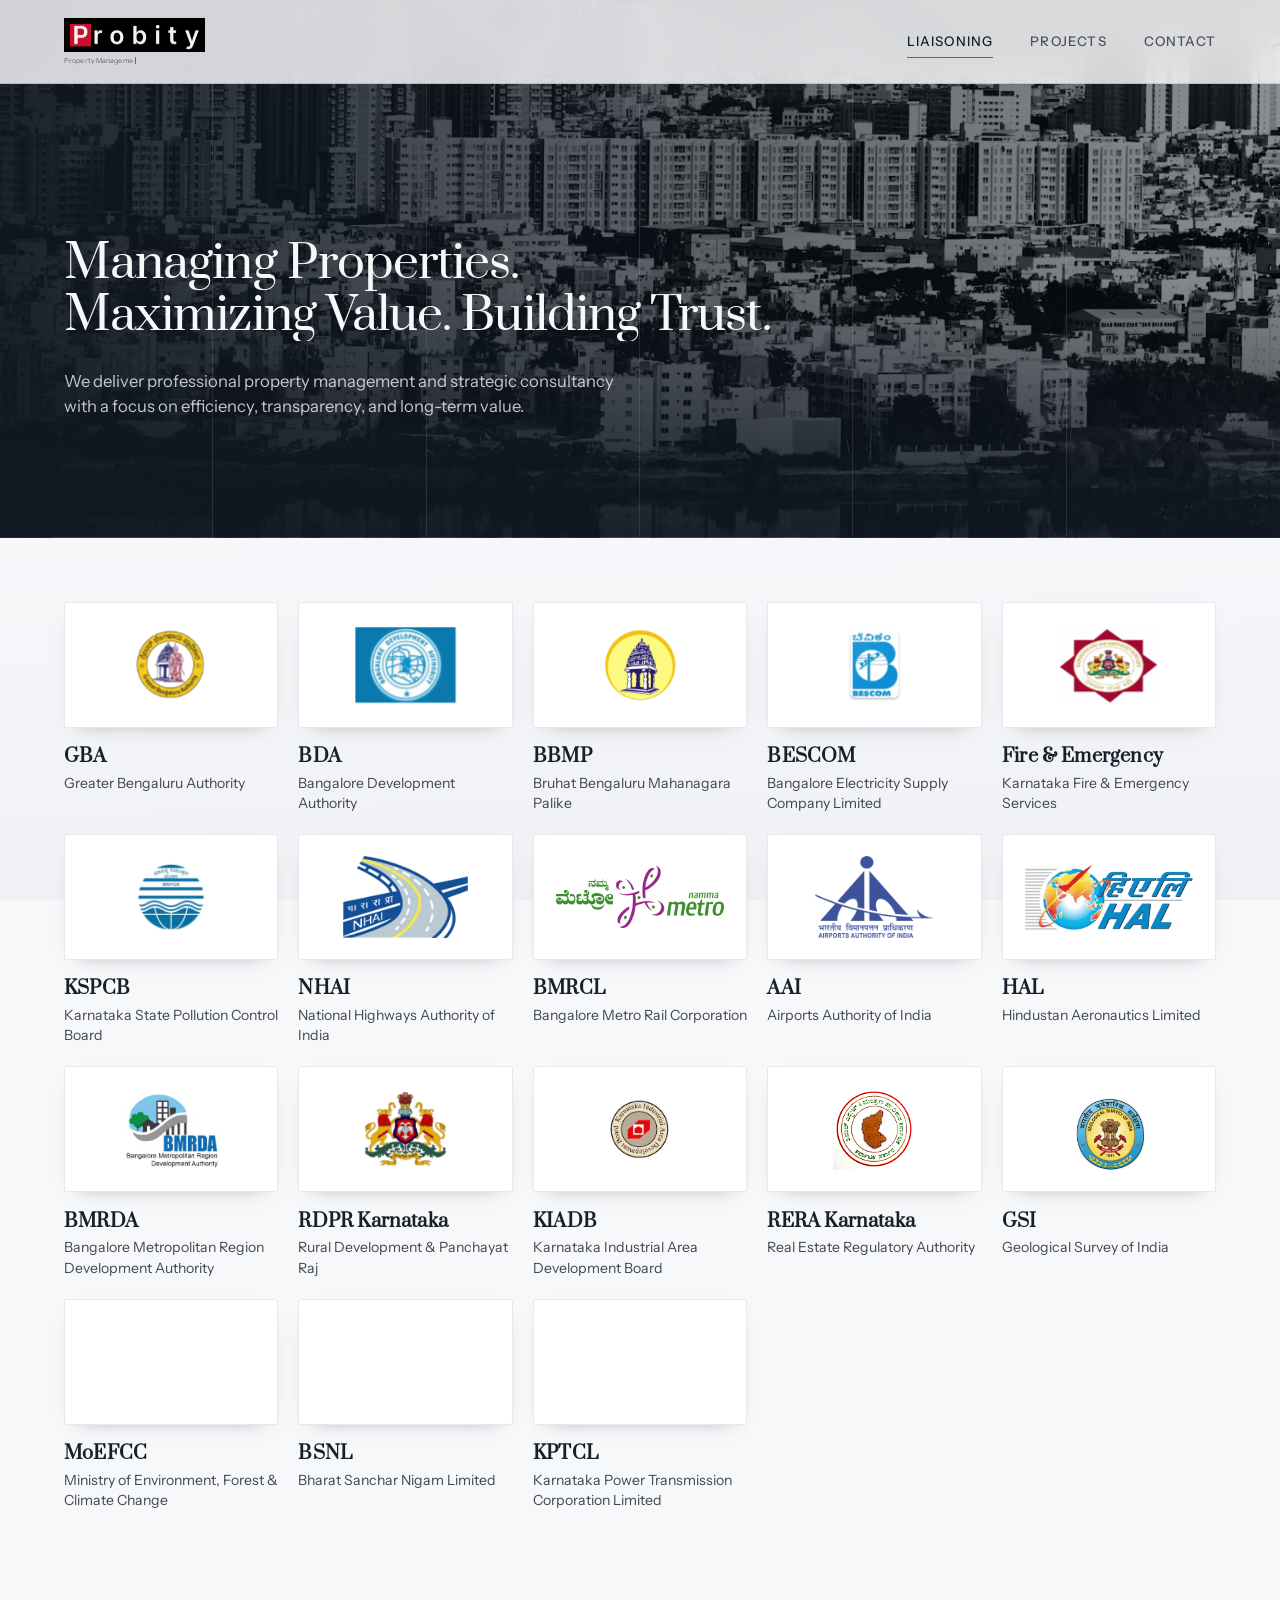
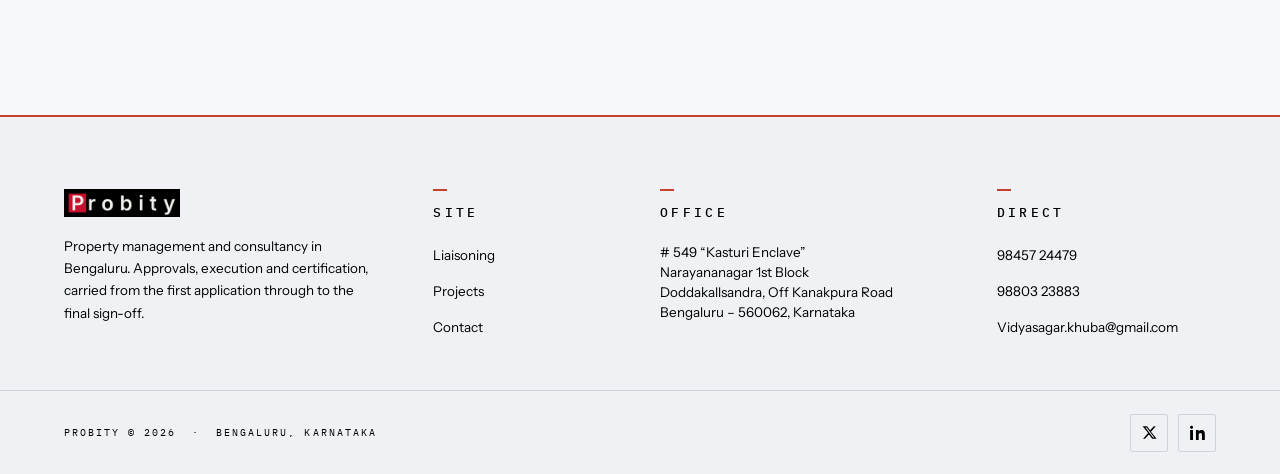
<file: index.html>
<!DOCTYPE html>
<html lang="en-IN">
<head>
<meta charset="UTF-8" />
<meta name="viewport" content="width=device-width, initial-scale=1" />
<title>Property Management &amp; Liaisoning Consultancy in Bengaluru | Probity</title>
<link rel="icon" type="image/png" sizes="512x512" href="assets/favicon-512.png">
<link rel="apple-touch-icon" href="assets/favicon-512.png">
<meta name="description" content="Probity delivers professional property management, liaisoning and strategic consultancy in Bengaluru — approvals, licensing and certification with GBA, BDA, BBMP, BESCOM and BMRDA." />

<meta name="robots" content="index, follow, max-image-preview:large" />
<meta name="theme-color" content="#EFF1F5" />
<link rel="canonical" href="https://probitybengaluru.in/" />
<link rel="alternate" hreflang="en-IN" href="https://probitybengaluru.in/" />
<link rel="alternate" hreflang="x-default" href="https://probitybengaluru.in/" />
<meta property="og:type" content="website" />
<meta property="og:locale" content="en_IN" />
<meta property="og:site_name" content="Probity" />
<meta property="og:title" content="Property Management & Liaisoning Consultancy in Bengaluru | Probity" />
<meta property="og:description" content="Property liaisoning, licensing and certification consultancy in Bengaluru. Registered with GBA, BDA, BBMP, BESCOM and BMRDA." />
<meta property="og:url" content="https://probitybengaluru.in/" />
<meta property="og:image" content="https://probitybengaluru.in/assets/probity-card.png" />
<meta property="og:image:width" content="1568" />
<meta property="og:image:height" content="896" />
<meta property="og:image:alt" content="Probity — property management and consultancy, Bengaluru" />
<meta name="twitter:card" content="summary_large_image" />
<meta name="twitter:title" content="Property Management & Liaisoning Consultancy in Bengaluru | Probity" />
<meta name="twitter:description" content="Property liaisoning, licensing and certification consultancy in Bengaluru. Registered with GBA, BDA, BBMP, BESCOM and BMRDA." />
<meta name="twitter:image" content="https://probitybengaluru.in/assets/probity-card.png" />
<meta name="twitter:image:alt" content="Probity — property management and consultancy, Bengaluru" />

<script type="application/ld+json">
{
  "@context": "https://schema.org",
  "@type": "LocalBusiness",
  "@id": "https://probitybengaluru.in/#business",
  "name": "Probity",
  "description": "Professional property management, liaisoning and licensing consultancy in Bengaluru. Approvals, execution and certification.",
  "sameAs": ["https://x.com/VidyasagarKhuba"],
  "url": "https://probitybengaluru.in/",
  "logo": "https://probitybengaluru.in/assets/probity-logo.png",
  "image": "https://probitybengaluru.in/assets/probity-card.png",
  "telephone": ["+919845724479", "+919880323883"],
  "email": "Vidyasagar.khuba@gmail.com",
  "address": {
    "@type": "PostalAddress",
    "streetAddress": "Doddakallsandra, Off Kanakpura Road",
    "addressLocality": "Bengaluru",
    "addressRegion": "Karnataka",
    "postalCode": "560062",
    "addressCountry": "IN"
  },
  "areaServed": {
    "@type": "City",
    "name": "Bengaluru"
  },
  "foundingDate": "2015",
  "knowsAbout": [
    "GBA approvals", "BDA approvals", "BBMP licensing", "BESCOM sanction",
    "BMRDA liaisoning", "khata transfer", "property liaisoning",
    "building plan approval", "occupancy certificate", "fire NOC"
  ],
  "makesOffer": [
    { "@type": "Offer", "itemOffered": { "@type": "Service", "name": "Property liaisoning with civic authorities" } },
    { "@type": "Offer", "itemOffered": { "@type": "Service", "name": "Licensing and approval consultancy" } },
    { "@type": "Offer", "itemOffered": { "@type": "Service", "name": "Certification and compliance execution" } }
  ]
}
</script>

<link rel="preconnect" href="https://fonts.googleapis.com">
<link rel="preconnect" href="https://fonts.gstatic.com" crossorigin>
<link href="https://fonts.googleapis.com/css2?family=Prata&family=Instrument+Sans:wght@400;500;600&family=IBM+Plex+Mono:wght@400;500&display=swap" rel="stylesheet">

<link rel="stylesheet" href="assets/contact-card.css">
<script>
/* set before first paint, so the page's entrance animations are
   already held when the opening starts. Nothing here runs if the
   visitor asked for reduced motion — they get the page directly. */
(function(){
  try{
    if (window.matchMedia('(prefers-reduced-motion: reduce)').matches) return;

    /* The opening film is for arriving at the site: a fresh load or a
       full page refresh. Returning from another page (e.g. clicking
       "Licensing" back from the Gallery) should land on the page
       directly, with no film. */
    var seen = false;
    try { seen = sessionStorage.getItem('probity-booted') === '1'; } catch(e){}

    var navType = 'navigate';
    try {
      var entry = performance.getEntriesByType('navigation')[0];
      if (entry && entry.type) navType = entry.type;
      else if (performance.navigation && performance.navigation.type === 1) navType = 'reload';
    } catch(e){}

    if (navType === 'reload' || !seen){
      document.documentElement.className += ' is-booting';
    }
    try { sessionStorage.setItem('probity-booted', '1'); } catch(e){}
  }catch(e){}
})();
</script>
<link rel="stylesheet" href="assets/site.css">
<style>
/* Home page only. Everything shared — tokens, reset, nav, section
   furniture, foot — lives in assets/site.css so the pages cannot drift. */

/* ============================================================
   THE OPENING
   The supplied logo animation plays full-frame, then the ground
   retracts upward on the same clip-path idiom the head band opens
   with. It is object-fit:contain on a matched ground, so the mark
   is never cropped on a phone the way cover would crop it.

   While it plays, the page's own entrance animations are held at
   the gate (html.is-booting, below) so the nav drop, the band wipe
   and the type reveals are not spent behind the curtain. The gate
   opens shortly BEFORE the lift, so the curtain clears on a page
   already in motion rather than on a blank white beat.
   ============================================================ */
.boot{
  position:fixed; inset:0; z-index:300;
  overflow:hidden;                    /* the film may be scaled past its frame */
  background:#FFFFFF;                 /* matched to the film's ground */
  clip-path:inset(0 0 0 0);
  transition:clip-path .8s var(--ease);
}
.boot.is-lifting{ clip-path:inset(0 0 100% 0); pointer-events:none; }

.boot-video{
  position:absolute; inset:0;
  width:100%; height:100%;
  object-fit:contain;
  display:block;
}

/* The mark inside the film occupies only ~27% of the frame at its
   widest and ~6% at rest. Letterboxed into a portrait screen that
   lands it around 100px wide on a phone — surrounded by white that
   matches the ground, so it reads as nothing being there at all.

   The film's own margins are that same white, so scaling past the
   frame edges crops nothing but empty ground and brings the mark up
   to roughly two thirds of the screen. 2.4x holds on every portrait
   ratio from 0.4 to 1.0 without the mark reaching an edge. */
@media (max-aspect-ratio: 1/1){
  .boot-video{ transform:scale(2.4); }
}

/* the way past it — mono and quiet, in the site's own small-label
   idiom, and only offered once the film has actually started */
.boot-skip{
  position:absolute; right:clamp(1.1rem,4vw,2.4rem); bottom:clamp(1.1rem,4vh,2.2rem);
  appearance:none; -webkit-appearance:none;
  display:inline-flex; align-items:center; gap:.6rem;
  padding:.7rem 1.1rem;
  background:rgba(255,255,255,.72);
  -webkit-backdrop-filter:blur(6px); backdrop-filter:blur(6px);
  border:1px solid rgba(24,32,44,.18); border-radius:2px;
  font-family:var(--mono);
  font-size:.6rem; letter-spacing:.22em; text-transform:uppercase;
  color:rgba(24,32,44,.72);
  cursor:pointer;
  opacity:0; pointer-events:none;
  transition:opacity .5s var(--ease), border-color .3s, color .3s;
}
.boot.is-ready .boot-skip{ opacity:1; pointer-events:auto; }
.boot-skip:hover{ color:var(--court); border-color:var(--court); }
.boot-skip svg{ width:14px; height:9px; }

/* ---------- the gate ----------
   Everything the page animates on arrival is paused until the
   opening hands over, then released so the reveal happens in
   front of the visitor rather than behind the lid. */
html.is-booting{ overflow:hidden; }
html.is-booting .nav,
html.is-booting .mark img,
html.is-booting .head-bg,
html.is-booting .reveal > *,
html.is-booting .label span{ animation-play-state:paused; }

@media (prefers-reduced-motion:reduce){
  /* no performance — the page is simply there */
  .boot{ display:none; }
}

/* ============================================================
   THE HEAD BAND
   A photograph of the city the register is written against,
   bled corner to corner and washed back into the page so the
   ink still carries. It resolves to flat ground at the foot, so
   the marks below sit on a clean field rather than on picture.

   The band owns the top padding and pulls itself out of the
   section gutter with a negative margin — that is what lets it
   reach the actual edges of the viewport while the type inside
   stays on the 1440 measure.
   ============================================================ */
.head-band{
  position:relative;
  margin:0 calc(-1 * var(--gut)) clamp(2.5rem,5vw,4rem);
  padding:calc(var(--nav-h) + clamp(3.5rem,8vw,6.5rem)) var(--gut) clamp(3.5rem,7vw,6rem);
  /* a defined rectangle rather than a band whose height is an
     accident of the copy — the photograph gets a proportion to
     fill and the type is centred inside it. The rectangle is the
     one the band has always had; only its ground has changed.   */
  min-height:clamp(360px,42vw,560px);
  display:flex; flex-direction:column; justify-content:center;
  overflow:hidden;
  isolation:isolate;
  /* the band now runs dark — the photograph is developed down
     into a near-black ground rather than bleached up into the
     page, so the type sits on the picture as reversed-out ink   */
  background:#101822;
}
.head-band > .section-head{ position:relative; z-index:2; width:100%; }

/* the picture opens the sequence — it wipes down from the nav on
   the same clip-path idiom the menu sheet uses, so the band is
   still resolving when the first line of type rises into it */
.head-bg{
  position:absolute; inset:0; z-index:0; pointer-events:none;
  clip-path:inset(0 0 100% 0);
  animation:bandOpen 1.5s var(--ease) .1s forwards;
}
@keyframes bandOpen{ to{ clip-path:inset(0 0 0 0); } }

.head-bg__img{
  /* cover on the same inset the band always used, so the picture
     still fills exactly this rectangle — nothing about the frame
     grew, only the development                                  */
  position:absolute; inset:-3%;
  background:url("assets/bangalore.png") 50% 64% / cover no-repeat;
  background-image:image-set(url("assets/bangalore.webp") type("image/webp"),
                             url("assets/bangalore.png") type("image/png"));
  /* the photograph is taken all the way to black-and-white and
     printed down, so the wash has a monochrome ground to sit on
     and the one court red in the grid is the only colour here    */
  filter:grayscale(1) contrast(1.18) brightness(.8);
  animation:bandDrift 44s ease-in-out infinite alternate;
  transform-origin:58% 60%;
}
@keyframes bandDrift{
  from{ transform:scale(1)    translate3d(0,0,0); }
  to  { transform:scale(1.07) translate3d(-1%,-.8%,0); }
}

/* the wash — vertical carries legibility and the dissolve into the
   ground, horizontal keeps the left half quietest, which is where
   the headline and lede actually sit. Retuned off the cream it was
   mixed for and onto the near-white the page now stands on.      */
.head-bg__wash{
  position:absolute; inset:0;
  background:
    linear-gradient(to right, rgba(16,24,34,.94) 0%, rgba(16,24,34,.62) 46%, rgba(16,24,34,.34) 100%),
    linear-gradient(to top, rgba(16,24,34,.88) 0%, rgba(16,24,34,0) 48%);
}

/* ---------- the column grid ----------
   Six columns ruled over the picture in one faint light hairline,
   so the band reads as a drawing sheet rather than as a photograph
   with type on it. No colour runs here — the red is spent on the
   headline rule alone. */
.head-bg__grid{
  position:absolute; inset:0; z-index:1;
  display:grid; grid-template-columns:repeat(6,1fr);
  pointer-events:none;
}
.head-bg__grid span{ border-right:1px solid rgba(247,248,250,.10); }
.head-bg__grid span:last-child{ border-right:none; }

/* ---------- the type, reversed out ----------
   The shell sets this page's head type in dark ink on paper. The
   band no longer is paper, so the head type inside it is restated
   on the light side of the same palette. Scoped to .head-band so
   every other section head is untouched. */
.head-band .label span{ color:rgba(247,248,250,.66); }
.head-band .section-head h1{
  color:#F7F8FA;
  font-size:clamp(1.9rem,3.6vw,3.2rem);
  line-height:1.12; letter-spacing:-.02em;
  max-width:26ch;
}
.head-band .lede{ max-width:52ch; }
.head-band .lede{ color:rgba(247,248,250,.78); }

/* a hairline where the picture gives out, so the band has a
   defined foot rather than an indefinite smudge */
.head-bg::after{
  content:""; position:absolute; left:0; right:0; bottom:0;
  height:1px; background:rgba(247,248,250,.16);
}
/* ============================================================
   THE REGISTER
   Each authority is a mounted credential: the mark sits on a
   paper plate, the way a seal sits on a certificate, and the
   particulars are set below it on the dark ground.

   The plate is doing real work — half of these marks arrive as
   opaque JPEGs with white grounds, so any attempt to knock them
   out to a single ink colour turns them into white rectangles.
   Mounting them keeps every mark on the ground it was drawn for
   and lets the grid stay honest at any count.
   ============================================================ */
.register{ max-width:1440px; margin:0 auto; }

/* one continuous wall, no section breaks. A narrower track than the
   grouped version used, so eleven marks fill the row on a wide
   screen instead of stranding half of it.                        */
.logo-grid{
  display:grid; grid-template-columns:repeat(auto-fill,minmax(190px,1fr));
  gap:clamp(1rem,1.6vw,1.5rem);
}

.logo-cell{
  display:flex; flex-direction:column; gap:1.15rem;
  opacity:0; transform:translateY(18px);
}
/* cells stretch to the tallest in the row, and the registration
   line is pushed to the foot, so the mono rules line up across
   the row however long an authority's full name runs           */
.meta{ display:flex; flex-direction:column; flex:1; }
.logo-cell.in{
  opacity:1; transform:none;
  transition:opacity .8s var(--ease), transform .8s var(--ease);
}

/* the plate — a clean white card lifted off the warm ground by a
   hairline and a shadow that only deepens on hover, so the wall
   stays flat at rest                                            */
.plate{
  position:relative;
  height:126px; border-radius:3px;
  background:#FFFFFF;
  border:1px solid rgba(24,32,44,.10);
  box-shadow:0 8px 20px -16px rgba(24,32,44,.55);
  display:flex; align-items:center; justify-content:center;
  padding:1.15rem 1.35rem;
  overflow:hidden;
  transition:transform .5s var(--ease), box-shadow .5s var(--ease);
}
.logo-cell:hover .plate{
  transform:translateY(-3px);
  border-color:rgba(200,64,46,.48);
  box-shadow:0 16px 30px -18px rgba(200,64,46,.58);
}

/* one optical box for every mark, with a per-logo trim so a
   square crest and a wide wordmark carry the same weight       */
.plate img{
  /* an explicit cap, not a percentage — the plate's content area has
     no definite height for a percentage to resolve against, so a
     wide mark would render at its natural size and get cropped     */
  max-height:82px; max-width:100%;
  width:auto; height:auto; object-fit:contain;
  transform:scale(var(--s,1));
  /* multiply drops the opaque white ground the JPEG marks arrive
     with straight out against the plate, so a scanned seal and a
     transparent PNG sit on the same paper. Harmless on the PNGs. */
  mix-blend-mode:multiply;
  /* the marks are all officially specified colours; we only take
     a fraction of the saturation out so the wall reads as one
     register, and hand it straight back on hover.
     --lift and --crush are a white-point trim for scanned marks:
     multiply only disappears a ground that is actually white, so a
     scan that came in on grey paper reads as a dirty square until
     its highlights are pushed to 255. Contrast does most of the
     work — it clips the ground white while keeping the seal's ink
     dark, where brightness alone would just wash the whole thing
     out. Only RERA needs it; every other mark is already clean.  */
  filter:saturate(.9) contrast(var(--crush,1)) brightness(var(--lift,1));
  transition:filter .5s var(--ease);
}
.logo-cell:hover .plate img{
  filter:contrast(var(--crush,1)) brightness(var(--lift,1));
}

/* the particulars are the part a visitor actually reads, so they
   are set to be read: the abbreviation a step larger, the full
   name near full-strength ink rather than a grey, and the
   registration line lifted off the .55 it was whispering at. */
.meta b{
  display:block; font-family:var(--display);
  font-variation-settings:"opsz" 24;
  font-size:1.14rem; font-weight:600; letter-spacing:.01em;
  color:var(--paper); line-height:1.22;
}
.meta i{
  display:block; font-style:normal;
  font-size:.88rem; color:rgba(24,32,44,.82);
  margin-top:.28rem; line-height:1.45;
}

.note{
  max-width:1440px; margin:clamp(2.5rem,5vw,3.5rem) auto 0;
  padding-top:1.4rem; border-top:1px solid var(--rule);
  font-family:var(--mono); font-size:.66rem; letter-spacing:.16em;
  text-transform:uppercase; color:rgba(24,32,44,.55);
}

@media (max-width:860px){
  /* a tighter crop keeps the skyline legible in a narrow band */
  .head-bg__img{ background-position:center 58%; }
  .head-band{ min-height:clamp(320px,60vw,420px); }
  /* narrow screens have no quiet right-hand side to give away, so
     the wash flattens out and carries the copy on its own */
  .head-bg__wash{
    background:linear-gradient(to bottom,
      rgba(16,24,34,.58) 0%,
      rgba(16,24,34,.72) 55%,
      rgba(16,24,34,.90) 100%);
  }
  /* six columns are too fine to read in a narrow band */
  .head-bg__grid{ grid-template-columns:repeat(3,1fr); }
}

@media (max-width:520px){
  .head-band{ padding-bottom:clamp(2.5rem,6vw,3.5rem); min-height:300px; }
  .logo-grid{ grid-template-columns:repeat(auto-fill,minmax(140px,1fr)); gap:.85rem; }
  .logo-cell{ gap:.85rem; }
  .plate{ height:96px; padding:.85rem 1rem; }
  .plate img{ max-height:64px; }
  .meta b{ font-size:1.02rem; }
  .meta i{ font-size:.82rem; }
  /* the type lives on the inner span now, so the override has to
     land there — and the tighten keyframe has to be dropped, or it
     animates straight back over this narrower tracking */
  .label span{
    font-size:.63rem; letter-spacing:.3em;
    animation-name:rise;
  }
}

@media (prefers-reduced-motion:reduce){
  *,*::before,*::after{
    animation-duration:.001ms !important; animation-iteration-count:1 !important;
    transition-duration:.001ms !important;
  }
  .reveal > *,.label span{ transform:none; }
  .logo-cell{ opacity:1; transform:none; }
  .head-bg__img{ animation:none; transform:none; }
}
</style>
</head>

<body>

<!-- ===================== THE OPENING ===================== -->
<div class="boot" id="boot">
  <video class="boot-video" id="bootVideo"
         src="assets/Probity-Logo-Animation2.mp4"
         muted playsinline autoplay preload="auto" aria-hidden="true"></video>
  <button class="boot-skip" id="bootSkip" type="button">
    Skip
    <svg viewBox="0 0 15 10" fill="none" aria-hidden="true">
      <path d="M0 5h13M9 1l4 4-4 4" stroke="currentColor" stroke-width="1.4"/>
    </svg>
  </button>
</div>
<!-- with scripting off there is nothing to lift the lid, so remove it -->
<noscript><style>.boot{ display:none; }</style></noscript>

<!-- ===================== NAV ===================== -->
<header class="nav" id="nav">
  <a class="mark" href="./" aria-label="Probity home">
    <img src="assets/probity-wordmark.png" width="544" height="131"
         alt="Probity — Property Management and Consultancy">
    <!-- aria-hidden: the alt text above already carries these words,
         so a screen reader must not hear the lockup twice -->
    <span class="mark-tag" data-text="Property Management and Consultancy" aria-hidden="true"></span>
  </a>

  <nav class="links" aria-label="Primary">
    <a href="#licensing" aria-current="page">Liaisoning</a>
    <a href="gallery.html">Projects</a>
    <a href="#contact">Contact</a>
  </nav>

  <button class="burger" id="burger" aria-label="Open menu" aria-expanded="false" aria-controls="sheet">
    <i></i><i></i>
  </button>
</header>

<div class="sheet" id="sheet">
  <a href="#licensing">Liaisoning</a>
  <a href="gallery.html">Projects</a>
  <a href="#contact">Contact</a>
</div>

<!-- ===================== THE REGISTER ===================== -->
<main>
  <section class="section page-head">
    <div class="head-band">
      <div class="head-bg" aria-hidden="true">
        <div class="head-bg__img"></div>
        <div class="head-bg__wash"></div>
        <div class="head-bg__grid">
          <span></span><span></span><span></span><span></span><span></span><span></span>
        </div>
      </div>

    <div class="section-head">
      <h1>
        <span class="reveal"><span style="animation-delay:.66s">Managing Properties. Maximizing Value. Building Trust.</span></span>
      </h1>

      <span class="reveal">
        <p class="lede" style="animation-delay:1.05s">
          We deliver professional property management and strategic consultancy with a focus on efficiency, transparency, and long-term value.
        </p>
      </span>
    </div>

    </div><!-- /.head-band -->

    <div class="register" id="licensing">
      <div class="logo-grid">

        <div class="logo-cell">
          <div class="plate">
            <img src="assets/logos/GBA.webp" alt="Greater Bengaluru Authority" loading="eager" decoding="async" style="--s:.94">
          </div>
          <div class="meta">
            <b>GBA</b>
            <i>Greater Bengaluru Authority</i>
          </div>
        </div>

        <div class="logo-cell">
          <div class="plate">
            <img src="assets/logos/bda.webp" alt="Bangalore Development Authority" loading="eager" decoding="async" style="--s:.92">
          </div>
          <div class="meta">
            <b>BDA</b>
            <i>Bangalore Development Authority</i>
          </div>
        </div>

        <div class="logo-cell">
          <div class="plate">
            <img src="assets/logos/bbmp.webp" alt="Bruhat Bengaluru Mahanagara Palike" loading="eager" decoding="async" style="--s:.88">
          </div>
          <div class="meta">
            <b>BBMP</b>
            <i>Bruhat Bengaluru Mahanagara Palike</i>
          </div>
        </div>

        <div class="logo-cell">
          <div class="plate">
            <img src="assets/logos/bescom-logo.webp" alt="Bangalore Electricity Supply Company Limited" loading="eager" decoding="async" style="--s:.96">
          </div>
          <div class="meta">
            <b>BESCOM</b>
            <i>Bangalore Electricity Supply Company Limited</i>
          </div>
        </div>

        <div class="logo-cell">
          <div class="plate">
            <img src="assets/logos/fire-emergency.webp" alt="Karnataka Fire and Emergency Services" loading="eager" decoding="async" style="--s:.92">
          </div>
          <div class="meta">
            <b>Fire &amp; Emergency</b>
            <i>Karnataka Fire &amp; Emergency Services</i>
          </div>
        </div>

        <div class="logo-cell">
          <div class="plate">
            <img src="assets/logos/kspcb.webp" alt="Karnataka State Pollution Control Board" loading="eager" decoding="async" style="--s:.88">
          </div>
          <div class="meta">
            <b>KSPCB</b>
            <i>Karnataka State Pollution Control Board</i>
          </div>
        </div>

        <div class="logo-cell">
          <div class="plate">
            <img src="assets/logos/nhai.webp" alt="National Highways Authority of India" loading="lazy" decoding="async">
          </div>
          <div class="meta">
            <b>NHAI</b>
            <i>National Highways Authority of India</i>
          </div>
        </div>

        <div class="logo-cell">
          <div class="plate">
            <img src="assets/logos/namma-metro.webp" alt="Namma Metro — Bangalore Metro Rail Corporation" loading="lazy" decoding="async">
          </div>
          <div class="meta">
            <b>BMRCL</b>
            <i>Bangalore Metro Rail Corporation</i>
          </div>
        </div>

        <div class="logo-cell">
          <div class="plate">
            <img src="assets/logos/aai.webp" alt="Airports Authority of India" loading="lazy" decoding="async">
          </div>
          <div class="meta">
            <b>AAI</b>
            <i>Airports Authority of India</i>
          </div>
        </div>

        <div class="logo-cell">
          <div class="plate">
            <img src="assets/logos/hal.webp" alt="Hindustan Aeronautics Limited" loading="lazy" decoding="async">
          </div>
          <div class="meta">
            <b>HAL</b>
            <i>Hindustan Aeronautics Limited</i>
          </div>
        </div>

        <div class="logo-cell">
          <div class="plate">
            <img src="assets/logos/bmrda.webp" alt="Bangalore Metropolitan Region Development Authority" loading="lazy" decoding="async">
          </div>
          <div class="meta">
            <b>BMRDA</b>
            <i>Bangalore Metropolitan Region Development Authority</i>
          </div>
        </div>

        <div class="logo-cell">
          <div class="plate">
            <img src="assets/logos/rdpr.webp" alt="Rural Development &amp; Panchayat Raj Department, Government of Karnataka" loading="lazy" decoding="async" style="--s:.92">
          </div>
          <div class="meta">
            <b>RDPR Karnataka</b>
            <i>Rural Development &amp; Panchayat Raj</i>
          </div>
        </div>

        <div class="logo-cell">
          <div class="plate">
            <img src="assets/logos/kiadb.webp" alt="Karnataka Industrial Area Development Board" loading="lazy" decoding="async">
          </div>
          <div class="meta">
            <b>KIADB</b>
            <i>Karnataka Industrial Area Development Board</i>
          </div>
        </div>

        <div class="logo-cell">
          <div class="plate">
            <img src="assets/logos/rera.webp" alt="Karnataka Real Estate Regulatory Authority" loading="lazy" decoding="async" style="--s:1;--crush:1.5;--lift:1.12">
          </div>
          <div class="meta">
            <b>RERA Karnataka</b>
            <i>Real Estate Regulatory Authority</i>
          </div>
        </div>

        <div class="logo-cell">
          <div class="plate">
            <img src="assets/logos/geological_survey_of_india.webp" alt="Geological Survey of India" loading="lazy" decoding="async">
          </div>
          <div class="meta">
            <b>GSI</b>
            <i>Geological Survey of India</i>
          </div>
        </div>

        <div class="logo-cell">
          <div class="plate">
            <img src="assets/logos/MoEFCC.webp" alt="Ministry of Environment, Forest and Climate Change" loading="lazy" decoding="async">
          </div>
          <div class="meta">
            <b>MoEFCC</b>
            <i>Ministry of Environment, Forest &amp; Climate Change</i>
          </div>
        </div>

        <div class="logo-cell">
          <div class="plate">
            <img src="assets/logos/bsnl.webp" alt="Bharat Sanchar Nigam Limited" loading="lazy" decoding="async" style="--s:.92">
          </div>
          <div class="meta">
            <b>BSNL</b>
            <i>Bharat Sanchar Nigam Limited</i>
          </div>
        </div>

        <div class="logo-cell">
          <div class="plate">
            <!-- a thin-line seal, unlike a solid one, needs every pixel
                 of the plate — the linework disappears if it is trimmed -->
            <img src="assets/logos/kptcl.webp" alt="Karnataka Power Transmission Corporation Limited" loading="lazy" decoding="async" style="--s:1.06">
          </div>
          <div class="meta">
            <b>KPTCL</b>
            <i>Karnataka Power Transmission Corporation Limited</i>
          </div>
        </div>

        <!-- ADD MORE AUTHORITIES HERE.
             Copy one .logo-cell block, drop the file into assets/logos/,
             and update the alt text, name and designation. The grid
             reflows at any count.
             style="--s:.9" trims a mark that sits optically large.
             style="--crush:1.5;--lift:1.12" clips a scanned mark's
             grey ground to white so multiply can drop it. Check a
             new file's corner pixel before reaching for these — most
             official marks already arrive on pure white. -->

      </div>
    </div>

  </section>

</main>

<footer class="foot">
  <div class="foot-main">

    <div class="foot-brand">
      <img src="assets/probity-wordmark.png" width="544" height="131"
           alt="Probity — Property Management and Consultancy">
      <p>
        Property management and consultancy in Bengaluru. Approvals,
        execution and certification, carried from the first application
        through to the final sign-off.
      </p>
    </div>

    <div class="foot-col">
      <h3>Site</h3>
      <ul>
        <li><a href="#licensing">Liaisoning</a></li>
        <li><a href="gallery.html">Projects</a></li>
        <li><a href="#contact">Contact</a></li>
      </ul>
    </div>

    <div class="foot-col">
      <h3>Office</h3>
      <address>
        <span># 549 &ldquo;Kasturi Enclave&rdquo;</span>
        <span>Narayananagar 1st Block</span>
        <span>Doddakallsandra, Off Kanakpura Road</span>
        <span>Bengaluru &ndash; 560062, Karnataka</span>
      </address>
    </div>

    <div class="foot-col">
      <h3>Direct</h3>
      <ul>
        <li><a href="tel:+919845724479">98457 24479</a></li>
        <li><a href="tel:+919880323883">98803 23883</a></li>
        <li><a href="mailto:Vidyasagar.khuba@gmail.com"><span class="foot-long">Vidyasagar.khuba@gmail.com</span><span class="foot-short">Email us</span></a></li>
      </ul>
    </div>

  </div>

  <div class="foot-bar">
    <div>
      <small>Probity &copy; 2026<span class="foot-place"> &nbsp;&middot;&nbsp; Bengaluru, Karnataka</span></small>
      <!-- TODO: swap in the real profile URLs -->
      <div class="foot-social">
        <a href="https://x.com/VidyasagarKhuba" target="_blank" rel="noopener noreferrer" aria-label="Vidyasagar Khuba on X"><svg viewBox="0 0 24 24" aria-hidden="true"><path d="M18.9 2H22l-7.6 8.7L23.3 22h-6.9l-5.4-7-6.2 7H1.7l8.1-9.3L1 2h7.1l4.9 6.4L18.9 2Zm-1.2 18h1.9L7.4 3.9H5.4L17.7 20Z"/></svg></a>
        <a href="https://in.linkedin.com/in/vidyasagar-khuba-74192965" target="_blank" rel="noopener noreferrer" aria-label="Vidyasagar Khuba on LinkedIn"><svg viewBox="0 0 24 24" aria-hidden="true"><path d="M4.98 3.5C4.98 4.88 3.87 6 2.5 6S0 4.88 0 3.5 1.12 1 2.5 1s2.48 1.12 2.48 2.5zM.22 8.02h4.56V24H.22V8.02zM9.5 8.02h4.37v2.18h.06c.61-1.15 2.1-2.37 4.32-2.37 4.62 0 5.47 3.04 5.47 6.99V24h-4.56v-7.29c0-1.74-.03-3.98-2.43-3.98-2.43 0-2.8 1.9-2.8 3.85V24H9.5V8.02z"/></svg></a>
      </div>
    </div>
  </div>
</footer>

<script>
(function(){
  var nav    = document.getElementById('nav');
  var burger = document.getElementById('burger');
  var sheet  = document.getElementById('sheet');
  var calm   = window.matchMedia('(prefers-reduced-motion: reduce)').matches;

  /* nav condenses on scroll */
  var onScroll = function(){ nav.classList.toggle('is-scrolled', window.scrollY > 24); };
  onScroll();
  window.addEventListener('scroll', onScroll, { passive:true });

  /* mobile menu */
  burger.addEventListener('click', function(){
    var open = sheet.classList.toggle('open');
    nav.classList.toggle('menu-open', open);
    burger.setAttribute('aria-expanded', open);
    burger.setAttribute('aria-label', open ? 'Close menu' : 'Open menu');
    document.body.style.overflow = open ? 'hidden' : '';
  });
  sheet.addEventListener('click', function(e){
    if (e.target.tagName === 'A') burger.click();
  });
  document.addEventListener('keydown', function(e){
    if (e.key === 'Escape' && sheet.classList.contains('open')) burger.click();
  });

  /* ---------- the tagline types itself in ----------
     Held until the opening hands over, so it is not spent behind
     the curtain. typeTag() is called by the handover below. */
  var tag = document.querySelector('.mark-tag');
  function typeTag(delay){
    if (!tag) return;
    var full = tag.getAttribute('data-text') || '';
    if (calm){
      tag.textContent = full;
      tag.classList.add('is-typed');
      return;
    }
    var ch = 0;
    setTimeout(function step(){
      tag.textContent = full.slice(0, ++ch);
      if (ch < full.length){
        /* a touch of jitter so it reads as typed, not clocked */
        setTimeout(step, 34 + Math.random() * 30);
      } else {
        setTimeout(function(){ tag.classList.add('is-typed'); }, 900);
      }
    }, delay);
  }

  /* ---------- handover ----------
     The film plays, the gate opens just before it ends so the page
     is already in motion, then the ground retracts. Skip, a key, or
     a click on the film all cut straight to the page. */
  (function(){
    var boot = document.getElementById('boot');
    var film = document.getElementById('bootVideo');
    var skip = document.getElementById('bootSkip');
    var opened = false, lifted = false;

    function open(){
      if (opened) return;
      opened = true;
      document.documentElement.classList.remove('is-booting');
      typeTag(1500);
    }

    function lift(){
      if (lifted) return;
      lifted = true;
      open();
      boot.classList.add('is-lifting');
      /* retire the lid once it has finished travelling */
      setTimeout(function(){
        if (boot.parentNode) boot.parentNode.removeChild(boot);
      }, 900);
    }

    /* nothing to hand over from: reduced motion, or no lid at all */
    if (!boot || calm || !document.documentElement.classList.contains('is-booting')){
      open();
      if (boot && boot.parentNode) boot.parentNode.removeChild(boot);
      return;
    }

    if (film){
      /* autoplay is only granted to muted inline video, and can still
         be refused — if it is, do not hold the page hostage to it */
      film.muted = true;
      var p = film.play();
      if (p && p.catch) p.catch(function(){
        /* Autoplay refused — iOS Low Power Mode, or a strict policy.
           Rather than skipping the mark entirely, hold the film's
           fullest frame for a beat and then hand over normally. */
        try { film.currentTime = 4; } catch (err) {}
        boot.classList.add('is-ready');
        setTimeout(open, 700);
        setTimeout(lift, 1200);
      });

      film.addEventListener('playing', function(){ boot.classList.add('is-ready'); });

      /* The film holds its mark until ~7.5s and then resolves to a
         blank white frame. Waiting for 'ended' would therefore lift
         the ground off an empty screen, so both cues are taken early:
         the gate at 1.2s out, so the nav drop and the band wipe are
         already running behind the lid, and the lift at 0.55s out, so
         the ground retracts while the mark is still on screen. */
      film.addEventListener('timeupdate', function(){
        if (!film.duration) return;
        var left = film.duration - film.currentTime;
        if (left < 1.2)  open();
        if (left < 0.55) lift();
      });

      film.addEventListener('ended', lift);   /* backstop */
      film.addEventListener('error', lift);
    } else {
      lift();
    }

    skip.addEventListener('click', lift);
    boot.addEventListener('click', function(e){ if (e.target !== skip) lift(); });
    document.addEventListener('keydown', function onKey(e){
      if (lifted){ document.removeEventListener('keydown', onKey); return; }
      if (e.key === 'Escape' || e.key === 'Enter' || e.key === ' '){ e.preventDefault(); lift(); }
    });

    /* a ceiling, so a stalled or unbuffered film can never trap the page */
    setTimeout(lift, 11000);
  })();

  /* the register deals itself in, six cells at a time */
  var cells = document.querySelectorAll('.logo-cell');
  if (calm || !('IntersectionObserver' in window)){
    [].forEach.call(cells, function(c){ c.classList.add('in'); });
  } else {
    var io = new IntersectionObserver(function(entries){
      entries.forEach(function(entry){
        if (!entry.isIntersecting) return;
        var i = [].indexOf.call(cells, entry.target);
        entry.target.style.transitionDelay = (i % 6) * 70 + 'ms';
        entry.target.classList.add('in');
        io.unobserve(entry.target);
      });
    }, { threshold:.2, rootMargin:'0px 0px -8%' });
    [].forEach.call(cells, function(c){ io.observe(c); });
  }
})();
</script>

<!-- ===================== CONTACT CARD ===================== -->
<script type="importmap">
{ "imports": { "three": "./assets/vendor/three.module.min.js" } }
</script>
<script type="module" src="assets/contact-card.js"></script>

</body>
</html>
</file>
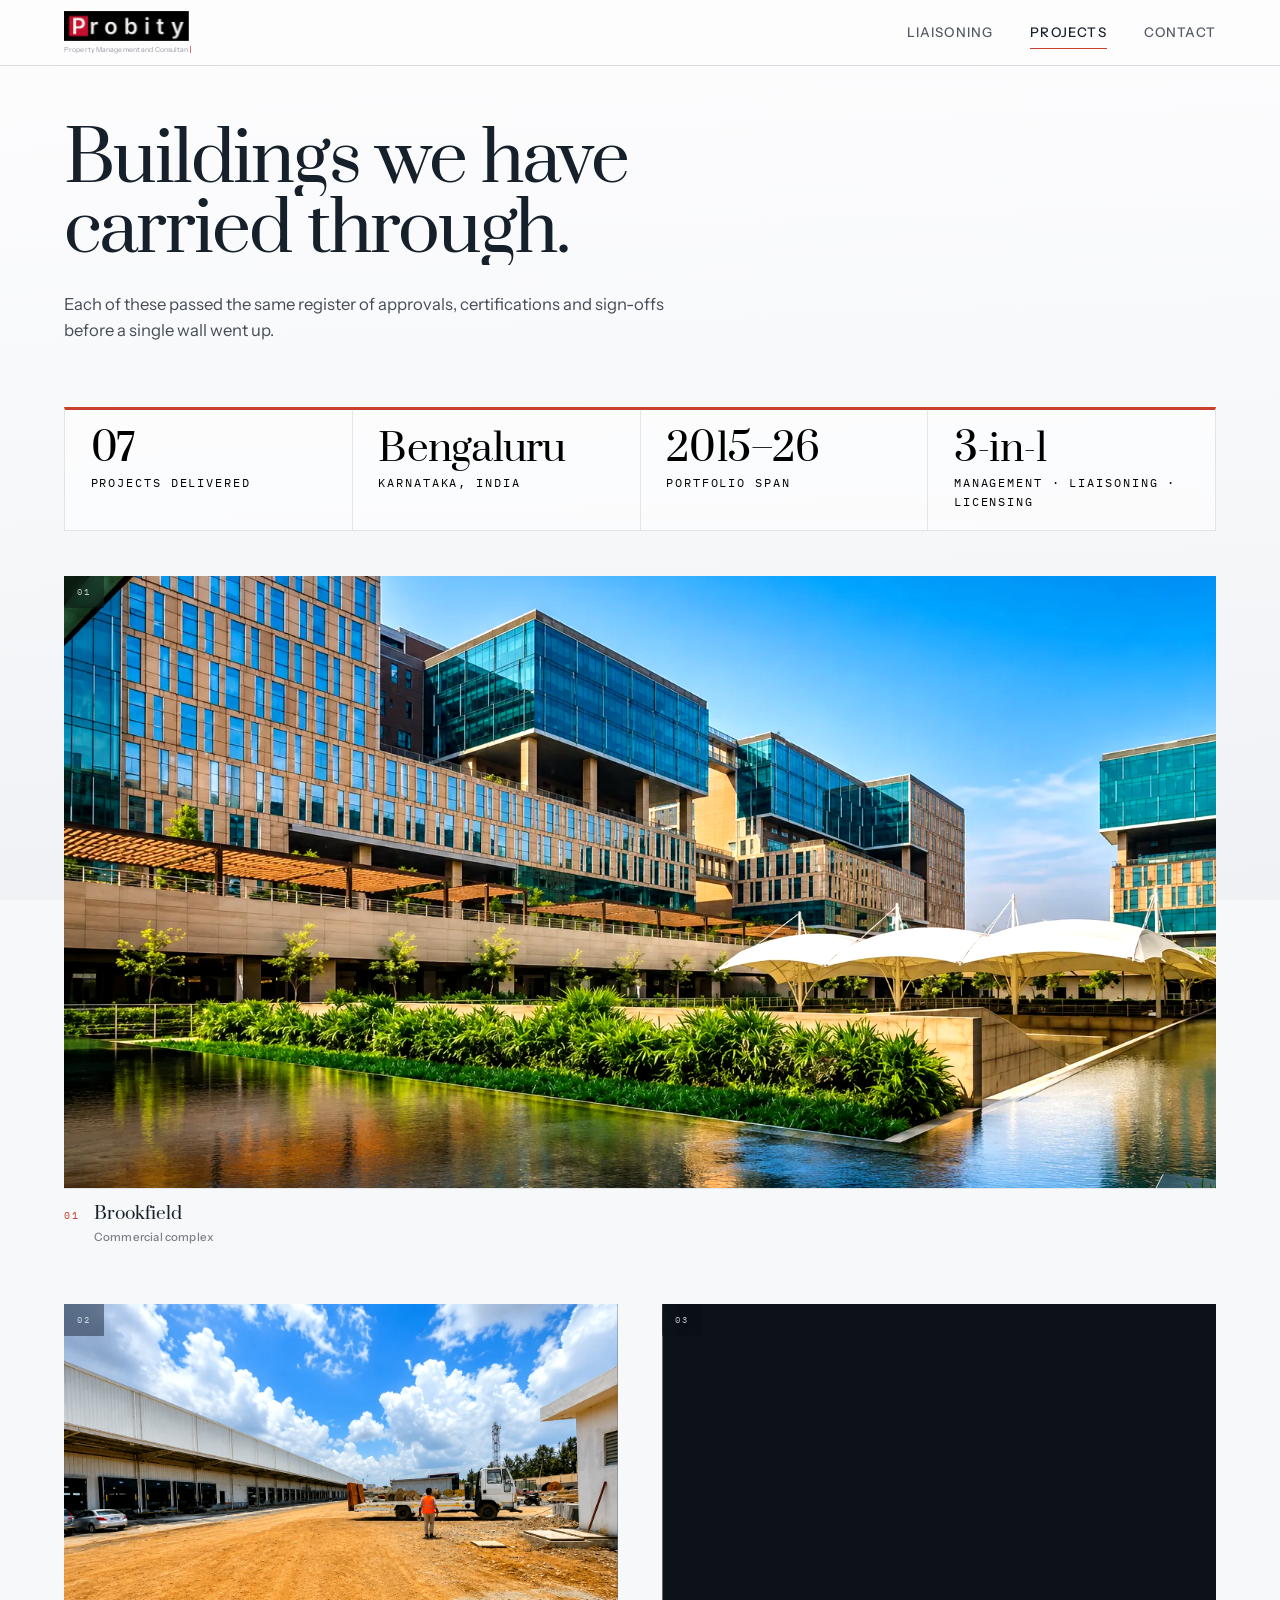
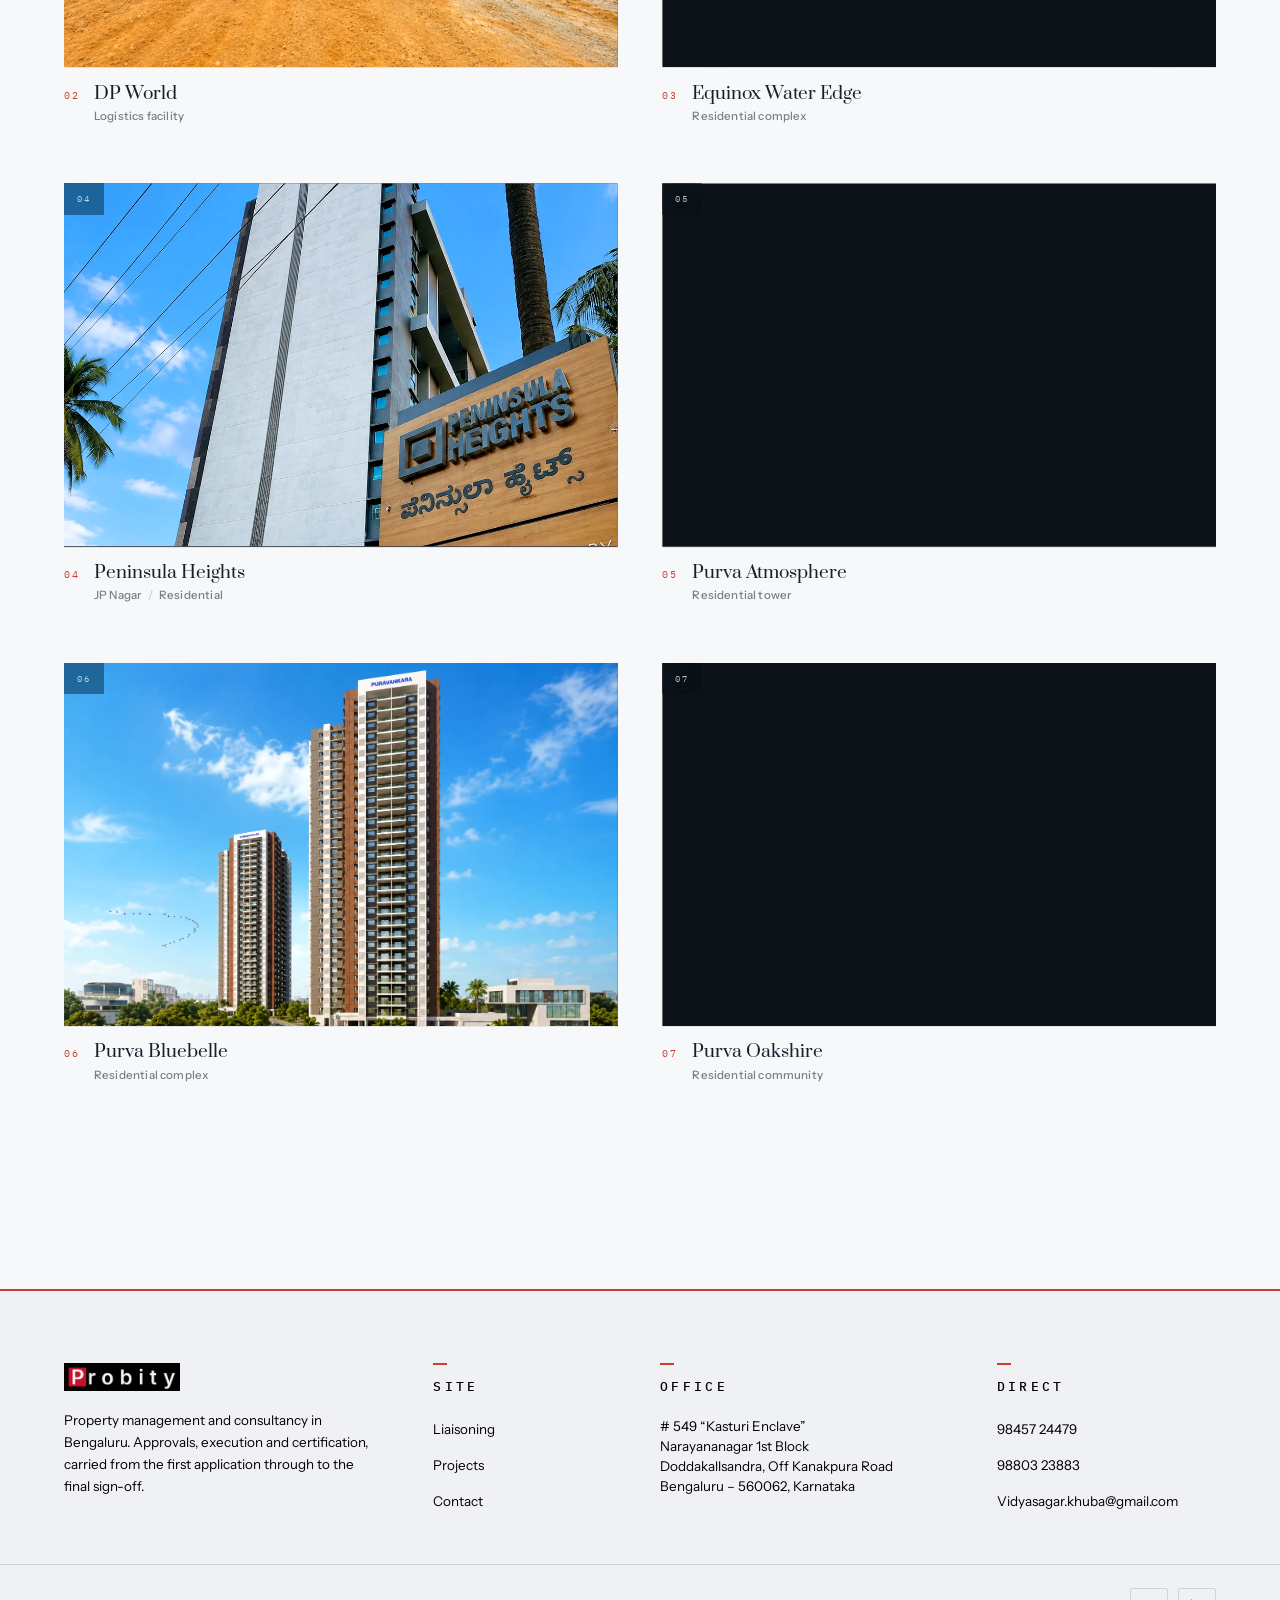
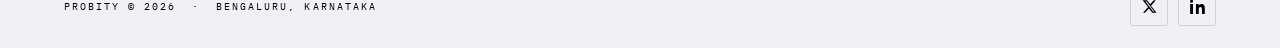
<file: gallery.html>
<!DOCTYPE html>
<html lang="en-IN">
<head>
<meta charset="UTF-8" />
<meta name="viewport" content="width=device-width, initial-scale=1" />
<title>Project Portfolio — Buildings Approved &amp; Certified in Bengaluru | Probity</title>
<link rel="icon" type="image/png" sizes="512x512" href="assets/favicon-512.png">
<link rel="apple-touch-icon" href="assets/favicon-512.png">
<meta name="description" content="Selected Bengaluru projects Probity has carried through approval, execution and certification, including Brookfield, DP World, Purva and Peninsula Heights." />

<meta name="robots" content="index, follow, max-image-preview:large" />
<meta name="theme-color" content="#EFF1F5" />
<link rel="canonical" href="https://probitybengaluru.in/gallery.html" />
<link rel="alternate" hreflang="en-IN" href="https://probitybengaluru.in/gallery.html" />
<meta property="og:type" content="website" />
<meta property="og:locale" content="en_IN" />
<meta property="og:site_name" content="Probity" />
<meta property="og:title" content="Project Portfolio — Buildings Approved & Certified in Bengaluru | Probity" />
<meta property="og:description" content="Buildings Probity has carried through approval, execution and certification in Bengaluru." />
<meta property="og:url" content="https://probitybengaluru.in/gallery.html" />
<meta property="og:image" content="https://probitybengaluru.in/assets/probity-card.png" />
<meta property="og:image:width" content="1568" />
<meta property="og:image:height" content="896" />
<meta name="twitter:card" content="summary_large_image" />
<meta name="twitter:title" content="Project Portfolio — Buildings Approved & Certified in Bengaluru | Probity" />
<meta name="twitter:description" content="Buildings Probity has carried through approval, execution and certification in Bengaluru." />
<meta name="twitter:image" content="https://probitybengaluru.in/assets/probity-card.png" />

<script type="application/ld+json">
{
  "@context": "https://schema.org",
  "@type": "CollectionPage",
  "name": "Project Portfolio — Probity, Bengaluru",
  "url": "https://probitybengaluru.in/gallery.html",
  "breadcrumb": {
    "@type": "BreadcrumbList",
    "itemListElement": [
      { "@type": "ListItem", "position": 1, "name": "Home", "item": "https://probitybengaluru.in/" },
      { "@type": "ListItem", "position": 2, "name": "Portfolio", "item": "https://probitybengaluru.in/gallery.html" }
    ]
  }
}
</script>

<link rel="preconnect" href="https://fonts.googleapis.com">
<link rel="preconnect" href="https://fonts.gstatic.com" crossorigin>
<link href="https://fonts.googleapis.com/css2?family=Prata&family=Instrument+Sans:wght@400;500;600&family=IBM+Plex+Mono:wght@400;500&display=swap" rel="stylesheet">

<link rel="stylesheet" href="assets/site.css">
<link rel="stylesheet" href="assets/contact-card.css">
<style>
/* ============================================================
   THE GALLERY — Premium Architectural Layout
   Spacious 2-column balanced pairs with hero featured plate
   ============================================================ */

/* grid shell — generous gaps for an airy, un-clustered feel */
.works {
  --gap-x: clamp(1.8rem, 3.5vw, 3.5rem);
  --gap-y: clamp(2.5rem, 4.5vw, 4.8rem);
  max-width: 1440px;
  margin: 0 auto;
  display: grid;
  grid-template-columns: repeat(12, 1fr);
  column-gap: var(--gap-x);
  row-gap: var(--gap-y);
}

/* ── balanced row placement ──────────────────────────────────
   Row 1 : Brookfield (12 cols hero plate)
   Row 2 : DP World (6 cols) + Equinox Water Edge (6 cols)
   Row 3 : Peninsula Heights (6 cols) + Purva Atmosphere (6 cols)
   Row 4 : Purva Bluebelle (6 cols) + Purva Oakshire (6 cols)
   ───────────────────────────────────────────────────────────── */
.work:nth-child(1) { grid-column: 1 / -1; }
.work:nth-child(2) { grid-column: 1 / 7; }
.work:nth-child(3) { grid-column: 7 / 13; }
.work:nth-child(4) { grid-column: 1 / 7; }
.work:nth-child(5) { grid-column: 7 / 13; }
.work:nth-child(6) { grid-column: 1 / 7; }
.work:nth-child(7) { grid-column: 7 / 13; }

.work { margin: 0; }

/* ── the plate ──────────────────────────────────────────────── */
.work-plate {
  position: relative;
  overflow: hidden;
  background: #0c1218;
  /* entrance curtain drop */
  clip-path: inset(0 0 100% 0);
  box-shadow: 0 8px 32px -12px rgba(12, 18, 26, .18);
  transition:
    clip-path   1.1s var(--ease),
    box-shadow  0.7s var(--ease);
}
.work.in .work-plate { clip-path: inset(0 0 0% 0); }

/* uniform aspect ratios per row for razor-sharp alignment */
.work:nth-child(1) .work-plate { aspect-ratio: 16 / 8.5; }
.work:nth-child(n+2) .work-plate { aspect-ratio: 16 / 10.5; }

/* ── photograph ─────────────────────────────────────────────── */
.work-plate img,
.work-plate picture {
  width: 100%; height: 100%; display: block;
}
.work-plate img {
  object-fit: cover;
  transform: scale(1.001);
  filter: contrast(1.06) saturate(1.10) brightness(1.02);
  transition:
    transform 1.55s var(--ease),
    filter    1.1s  var(--ease);
}
.work:hover .work-plate img {
  transform: scale(1.055);
  filter: contrast(1.10) saturate(1.18) brightness(1.04);
}

/* precise focal composition per building */
.work:nth-child(1) .work-plate img { object-position: center 38%; }
.work:nth-child(2) .work-plate img { object-position: center 25%; }
.work:nth-child(3) .work-plate img { object-position: center 28%; }
.work:nth-child(4) .work-plate img { object-position: center 15%; }
.work:nth-child(5) .work-plate img { object-position: center 10%; }
.work:nth-child(6) .work-plate img { object-position: center 38%; }
.work:nth-child(7) .work-plate img { object-position: center 45%; }

/* ── shimmer sweep on arrival ──────────────────────────────── */
.work-plate::before {
  content: '';
  position: absolute; top: 0; left: -100%;
  width: 55%; height: 100%;
  background: linear-gradient(
    90deg,
    transparent 0%,
    rgba(255, 255, 255, .09) 50%,
    transparent 100%
  );
  z-index: 4;
  pointer-events: none;
}
.work.in .work-plate::before {
  animation: plateSweep 1.25s var(--ease) 0.4s both;
}
@keyframes plateSweep {
  from { left: -55%; }
  to   { left: 145%; }
}

/* ── hover: dark gradient veil ──────────────────────────────── */
.work-plate::after {
  content: '';
  position: absolute; inset: 0;
  background: linear-gradient(
    to top,
    rgba(10, 15, 22, .85) 0%,
    rgba(10, 15, 22, .18) 45%,
    transparent 70%
  );
  opacity: 0;
  transition: opacity 0.55s var(--ease);
  z-index: 1;
}
.work:hover .work-plate::after { opacity: 1; }
.work:hover .work-plate {
  box-shadow: 0 24px 56px -16px rgba(200, 64, 46, .42);
}

/* ── hover overlay text ─────────────────────────────────────── */
.work-hover {
  position: absolute;
  bottom: 0; left: 0; right: 0;
  padding: clamp(1rem, 2vw, 1.6rem);
  z-index: 2;
  transform: translateY(12px);
  opacity: 0;
  transition:
    transform 0.55s var(--ease),
    opacity   0.55s var(--ease);
}
.work:hover .work-hover { transform: none; opacity: 1; }

.work-hover-no {
  font-family: var(--mono);
  font-size: 0.56rem;
  letter-spacing: 0.26em;
  color: var(--court);
  margin-bottom: 0.45rem;
}
.work-hover-name {
  display: block;
  font-family: var(--display);
  font-weight: 400;
  font-size: clamp(1rem, 1.6vw, 1.3rem);
  color: #fff;
  line-height: 1.15;
}
.work-hover-sub {
  display: block;
  margin-top: 0.32rem;
  font-family: var(--mono);
  font-size: 0.58rem;
  letter-spacing: 0.14em;
  color: rgba(255, 255, 255, .55);
}

/* ── index badge ─────────────────────────────────────────────── */
.work-tag {
  position: absolute;
  top: 0; left: 0;
  z-index: 3;
  padding: 0.55rem 0.8rem;
  font-family: var(--mono);
  font-size: 0.56rem;
  letter-spacing: 0.22em;
  color: rgba(255, 255, 255, .72);
  background: rgba(10, 15, 22, .42);
  backdrop-filter: blur(8px) saturate(120%);
  -webkit-backdrop-filter: blur(8px) saturate(120%);
  transition: color 0.35s, background 0.35s;
}
.work:hover .work-tag {
  color: #fff;
  background: rgba(200, 64, 46, .85);
}

/* ── caption below the plate ────────────────────────────────── */
.work figcaption {
  display: grid;
  grid-template-columns: auto 1fr;
  gap: 0.9rem;
  align-items: baseline;
  padding-top: clamp(0.75rem, 1.2vw, 1.05rem);
  border-top: 1px solid rgba(24, 32, 44, .09);
  opacity: 0;
  transform: translateY(7px);
  transition:
    opacity   0.65s var(--ease),
    transform 0.65s var(--ease);
}
.work.in figcaption { opacity: 1; transform: none; }
.work:hover figcaption { border-top-color: rgba(200, 64, 46, .56); }
.work:hover .work-meta b { color: var(--court); }

.work-no {
  font-family: var(--mono);
  font-size: 0.62rem;
  letter-spacing: 0.18em;
  color: var(--court);
}
.work-meta b {
  display: block;
  font-family: var(--display);
  font-weight: 400;
  font-size: clamp(0.95rem, 1.35vw, 1.15rem);
  line-height: 1.2;
  color: var(--paper);
}
.work-meta i {
  display: block;
  margin-top: 0.22rem;
  font-style: normal;
  font-family: var(--body);
  font-size: 0.72rem;
  font-weight: 500;
  letter-spacing: 0.015em;
  color: rgba(24, 32, 44, .56);
}
.work-meta s { text-decoration: none; opacity: .4; margin: 0 .35em; }

/* ── stats bar above the grid ──────────────────────────────── */
.works-meta-bar {
  max-width: 1440px;
  margin: clamp(2.5rem, 5vw, 4rem) auto clamp(2rem, 3.5vw, 3rem);
  display: flex;
  align-items: stretch;
  border: 1px solid rgba(24, 32, 44, .10);
  background: rgba(255, 255, 255, .55);
  backdrop-filter: blur(6px);
  -webkit-backdrop-filter: blur(6px);
  border-top: 3px solid var(--court);
}
.works-stat {
  flex: 1;
  padding: clamp(0.85rem, 1.6vw, 1.2rem) clamp(1rem, 2vw, 1.6rem);
  border-right: 1px solid rgba(24, 32, 44, .10);
}
.works-stat:last-child { border-right: none; }
.works-stat-value {
  display: block;
  font-family: var(--display);
  font-weight: 400;
  font-size: clamp(1.7rem, 3vw, 2.4rem);
  line-height: 1;
  color: #000;
  letter-spacing: -0.02em;
}
.works-stat:first-child .works-stat-value { color: #000; }
.works-stat-label {
  display: block;
  margin-top: 0.4rem;
  font-family: var(--mono);
  font-size: 0.74rem;
  letter-spacing: 0.16em;
  text-transform: uppercase;
  color: #000;
}

/* ── footnote ───────────────────────────────────────────────── */
.note {
  max-width: 1440px;
  margin: clamp(2.2rem, 4vw, 3.5rem) auto 0;
  display: flex;
  align-items: center;
  gap: 1.1rem;
  font-family: var(--mono);
  font-size: 0.6rem;
  letter-spacing: 0.14em;
  text-transform: uppercase;
  color: rgba(24, 32, 44, .38);
}
.note::before {
  content: '';
  display: block; flex: none;
  width: 1.75rem; height: 1px;
  background: var(--court);
}

/* ── responsive ─────────────────────────────────────────────── */
@media (max-width: 860px) {
  .works {
    grid-template-columns: 1fr;
    row-gap: clamp(2rem, 4vw, 3rem);
  }
  .work:nth-child(n) { grid-column: 1 / -1; }
  .work:nth-child(1) .work-plate { aspect-ratio: 16 / 9; }
  .work:nth-child(n+2) .work-plate { aspect-ratio: 16 / 10; }
  .works-meta-bar { flex-wrap: wrap; }
  .works-stat { flex: 1 1 45%; }
}

@media (max-width: 560px) {
  .works-meta-bar { display: none; }
}

@media (prefers-reduced-motion: reduce) {
  .work-plate { clip-path: none !important; transition: box-shadow 0.3s; }
  .work-plate::before { display: none; }
  .work figcaption { opacity: 1 !important; transform: none !important; transition: none; }
  .work:hover .work-plate img { transform: none; }
  .work-hover { display: none; }
}

/* ── lightbox: the plate opens to the full frame ────────────── */
.work-plate { cursor: zoom-in; }
.lightbox {
  position: fixed; inset: 0; z-index: 250;
  display: flex; align-items: center; justify-content: center;
  padding: clamp(1rem, 4vw, 3rem);
  background: rgba(8, 12, 18, .92);
  opacity: 0; visibility: hidden;
  transition: opacity .35s var(--ease), visibility .35s;
  cursor: zoom-out;
}
.lightbox.is-open { opacity: 1; visibility: visible; }
.lightbox img {
  max-width: 100%; max-height: 100%;
  width: auto; height: auto;
  object-fit: contain;
  border: 1px solid rgba(255, 255, 255, .12);
  box-shadow: 0 40px 90px -20px rgba(0, 0, 0, .7);
  transform: scale(.96);
  transition: transform .35s var(--ease);
}
.lightbox.is-open img { transform: scale(1); }
.lightbox-close {
  position: absolute; top: clamp(.8rem, 3vw, 1.6rem); right: clamp(.8rem, 3vw, 1.6rem);
  width: 44px; height: 44px;
  display: grid; place-items: center;
  background: transparent; color: #fff;
  border: 1px solid rgba(255, 255, 255, .3); border-radius: 50%;
  font-size: 1.1rem; line-height: 1; cursor: pointer;
  transition: border-color .3s, background .3s, transform .3s var(--ease);
}
.lightbox-close:hover { background: rgba(200, 64, 46, .2); border-color: var(--court); transform: rotate(90deg); }
@media (prefers-reduced-motion: reduce) {
  .lightbox, .lightbox img { transition: none; }
  .lightbox img { transform: none; }
  .lightbox-close:hover { transform: none; }
}
</style>
</head>

<body>

<!-- ===================== NAV ===================== -->
<header class="nav is-scrolled" id="nav">
  <a class="mark" href="index.html" aria-label="Probity home">
    <img src="assets/probity-wordmark.png" width="544" height="131"
         alt="Probity — Property Management and Consultancy">
    <span class="mark-tag" data-text="Property Management and Consultancy" aria-hidden="true"></span>
  </a>

  <nav class="links" aria-label="Primary">
    <a href="index.html#licensing">Liaisoning</a>
    <a href="gallery.html" aria-current="page">Projects</a>
    <a href="#contact">Contact</a>
  </nav>

  <button class="burger" id="burger" aria-label="Open menu" aria-expanded="false" aria-controls="sheet">
    <i></i><i></i>
  </button>
</header>

<div class="sheet" id="sheet">
  <a href="index.html#licensing">Liaisoning</a>
  <a href="gallery.html">Projects</a>
  <a href="#contact">Contact</a>
</div>

<main>
  <section class="section">
    <div class="section-head">
      <h1>
        <span class="reveal"><span style="animation-delay:.2s">Buildings we have</span></span>
        <span class="reveal"><span style="animation-delay:.3s">carried <em>through</em>.</span></span>
      </h1>

      <span class="reveal">
        <p class="lede" style="animation-delay:.5s">
          Each of these passed the same register of approvals, certifications
          and sign-offs before a single wall went up.
        </p>
      </span>
    </div>

    <!-- stats bar -->
    <div class="works-meta-bar" role="list" aria-label="Portfolio statistics">
      <div class="works-stat" role="listitem">
        <span class="works-stat-value">07</span>
        <span class="works-stat-label">Projects delivered</span>
      </div>
      <div class="works-stat" role="listitem">
        <span class="works-stat-value">Bengaluru</span>
        <span class="works-stat-label">Karnataka, India</span>
      </div>
      <div class="works-stat" role="listitem">
        <span class="works-stat-value">2015&ndash;26</span>
        <span class="works-stat-label">Portfolio span</span>
      </div>
      <div class="works-stat" role="listitem">
        <span class="works-stat-value">3-in-1</span>
        <span class="works-stat-label">Management &middot; liaisoning &middot; licensing</span>
      </div>
    </div>

    <div class="works">

      <!-- 01 Brookfield — Lead Hero Plate -->
      <figure class="work">
        <div class="work-plate">
          <picture>
            <source srcset="assets/gallery/Brookfield.webp" type="image/webp">
            <img src="assets/gallery/Brookfield.png" alt="Brookfield commercial complex, Bengaluru"
                 width="1536" height="1024" loading="eager" decoding="async">
          </picture>
          <span class="work-tag" aria-hidden="true">01</span>
          <div class="work-hover" aria-hidden="true">
            <div class="work-hover-no">01 &nbsp;/&nbsp; 07</div>
            <span class="work-hover-name">Brookfield</span>
            <span class="work-hover-sub">Commercial complex &nbsp;&middot;&nbsp; Bengaluru</span>
          </div>
        </div>
        <figcaption>
          <span class="work-no">01</span>
          <span class="work-meta">
            <b>Brookfield</b>
            <i>Commercial complex</i>
          </span>
        </figcaption>
      </figure>

      <!-- 02 DP World — Row 2, Left -->
      <figure class="work">
        <div class="work-plate">
          <picture>
            <source srcset="assets/gallery/DPWorld.webp" type="image/webp">
            <img src="assets/gallery/DPWorld.png" alt="DP World logistics facility, Bengaluru"
                 width="1448" height="1086" loading="eager" decoding="async">
          </picture>
          <span class="work-tag" aria-hidden="true">02</span>
          <div class="work-hover" aria-hidden="true">
            <div class="work-hover-no">02 &nbsp;/&nbsp; 07</div>
            <span class="work-hover-name">DP World</span>
            <span class="work-hover-sub">Logistics facility &nbsp;&middot;&nbsp; Bengaluru</span>
          </div>
        </div>
        <figcaption>
          <span class="work-no">02</span>
          <span class="work-meta">
            <b>DP World</b>
            <i>Logistics facility</i>
          </span>
        </figcaption>
      </figure>

      <!-- 03 Equinox Water Edge — Row 2, Right -->
      <figure class="work">
        <div class="work-plate">
          <picture>
            <source srcset="assets/gallery/EquinoxWaterEdge.webp" type="image/webp">
            <img src="assets/gallery/EquinoxWaterEdge.png" alt="Equinox Water Edge, Bengaluru"
                 width="1402" height="1122" loading="lazy" decoding="async">
          </picture>
          <span class="work-tag" aria-hidden="true">03</span>
          <div class="work-hover" aria-hidden="true">
            <div class="work-hover-no">03 &nbsp;/&nbsp; 07</div>
            <span class="work-hover-name">Equinox Water Edge</span>
            <span class="work-hover-sub">Residential &nbsp;&middot;&nbsp; Bengaluru</span>
          </div>
        </div>
        <figcaption>
          <span class="work-no">03</span>
          <span class="work-meta">
            <b>Equinox Water Edge</b>
            <i>Residential complex</i>
          </span>
        </figcaption>
      </figure>

      <!-- 04 Peninsula Heights — Row 3, Left -->
      <figure class="work">
        <div class="work-plate">
          <picture>
            <source srcset="assets/gallery/PeninsulaHeightsJPNagar.webp" type="image/webp">
            <img src="assets/gallery/PeninsulaHeightsJPNagar.png" alt="Peninsula Heights, JP Nagar, Bengaluru"
                 width="1086" height="1448" loading="lazy" decoding="async">
          </picture>
          <span class="work-tag" aria-hidden="true">04</span>
          <div class="work-hover" aria-hidden="true">
            <div class="work-hover-no">04 &nbsp;/&nbsp; 07</div>
            <span class="work-hover-name">Peninsula Heights</span>
            <span class="work-hover-sub">JP Nagar &nbsp;&middot;&nbsp; Bengaluru</span>
          </div>
        </div>
        <figcaption>
          <span class="work-no">04</span>
          <span class="work-meta">
            <b>Peninsula Heights</b>
            <i>JP Nagar <s>/</s> Residential</i>
          </span>
        </figcaption>
      </figure>

      <!-- 05 Purva Atmosphere — Row 3, Right -->
      <figure class="work">
        <div class="work-plate">
          <picture>
            <source srcset="assets/gallery/PurvaAtmosphere.webp" type="image/webp">
            <img src="assets/gallery/PurvaAtmosphere.png" alt="Purva Atmosphere, Bengaluru"
                 width="1086" height="1448" loading="lazy" decoding="async">
          </picture>
          <span class="work-tag" aria-hidden="true">05</span>
          <div class="work-hover" aria-hidden="true">
            <div class="work-hover-no">05 &nbsp;/&nbsp; 07</div>
            <span class="work-hover-name">Purva Atmosphere</span>
            <span class="work-hover-sub">Residential tower &nbsp;&middot;&nbsp; Bengaluru</span>
          </div>
        </div>
        <figcaption>
          <span class="work-no">05</span>
          <span class="work-meta">
            <b>Purva Atmosphere</b>
            <i>Residential tower</i>
          </span>
        </figcaption>
      </figure>

      <!-- 06 Purva Bluebelle — Row 4, Left -->
      <figure class="work">
        <div class="work-plate">
          <picture>
            <source srcset="assets/gallery/PurvaBluebelle.webp" type="image/webp">
            <img src="assets/gallery/PurvaBluebelle.png" alt="Purva Bluebelle, Bengaluru"
                 width="1402" height="1122" loading="lazy" decoding="async">
          </picture>
          <span class="work-tag" aria-hidden="true">06</span>
          <div class="work-hover" aria-hidden="true">
            <div class="work-hover-no">06 &nbsp;/&nbsp; 07</div>
            <span class="work-hover-name">Purva Bluebelle</span>
            <span class="work-hover-sub">Residential &nbsp;&middot;&nbsp; Bengaluru</span>
          </div>
        </div>
        <figcaption>
          <span class="work-no">06</span>
          <span class="work-meta">
            <b>Purva Bluebelle</b>
            <i>Residential complex</i>
          </span>
        </figcaption>
      </figure>

      <!-- 07 Purva Oakshire — Row 4, Right -->
      <figure class="work">
        <div class="work-plate">
          <picture>
            <source srcset="assets/gallery/PurvaOakshire.webp" type="image/webp">
            <img src="assets/gallery/PurvaOakshire.png" alt="Purva Oakshire, Bengaluru"
                 width="1535" height="1024" loading="lazy" decoding="async">
          </picture>
          <span class="work-tag" aria-hidden="true">07</span>
          <div class="work-hover" aria-hidden="true">
            <div class="work-hover-no">07 &nbsp;/&nbsp; 07</div>
            <span class="work-hover-name">Purva Oakshire</span>
            <span class="work-hover-sub">Residential community &nbsp;&middot;&nbsp; Bengaluru</span>
          </div>
        </div>
        <figcaption>
          <span class="work-no">07</span>
          <span class="work-meta">
            <b>Purva Oakshire</b>
            <i>Residential community</i>
          </span>
        </figcaption>
      </figure>

    </div><!-- /.works -->

  </section>
</main>

<footer class="foot">
  <div class="foot-main">

    <div class="foot-brand">
      <img src="assets/probity-wordmark.png" width="544" height="131"
           alt="Probity — Property Management and Consultancy">
      <p>
        Property management and consultancy in Bengaluru. Approvals,
        execution and certification, carried from the first application
        through to the final sign-off.
      </p>
    </div>

    <div class="foot-col">
      <h3>Site</h3>
      <ul>
        <li><a href="index.html#licensing">Liaisoning</a></li>
        <li><a href="gallery.html">Projects</a></li>
        <li><a href="#contact">Contact</a></li>
      </ul>
    </div>

    <div class="foot-col">
      <h3>Office</h3>
      <address>
        <span># 549 &ldquo;Kasturi Enclave&rdquo;</span>
        <span>Narayananagar 1st Block</span>
        <span>Doddakallsandra, Off Kanakpura Road</span>
        <span>Bengaluru &ndash; 560062, Karnataka</span>
      </address>
    </div>

    <div class="foot-col">
      <h3>Direct</h3>
      <ul>
        <li><a href="tel:+919845724479">98457 24479</a></li>
        <li><a href="tel:+919880323883">98803 23883</a></li>
        <li><a href="mailto:Vidyasagar.khuba@gmail.com"><span class="foot-long">Vidyasagar.khuba@gmail.com</span><span class="foot-short">Email us</span></a></li>
      </ul>
    </div>

  </div>

  <div class="foot-bar">
    <div>
      <small>Probity &copy; 2026<span class="foot-place"> &nbsp;&middot;&nbsp; Bengaluru, Karnataka</span></small>
      <div class="foot-social">
        <a href="https://x.com/VidyasagarKhuba" target="_blank" rel="noopener noreferrer" aria-label="Vidyasagar Khuba on X"><svg viewBox="0 0 24 24" aria-hidden="true"><path d="M18.9 2H22l-7.6 8.7L23.3 22h-6.9l-5.4-7-6.2 7H1.7l8.1-9.3L1 2h7.1l4.9 6.4L18.9 2Zm-1.2 18h1.9L7.4 3.9H5.4L17.7 20Z"/></svg></a>
        <a href="https://in.linkedin.com/in/vidyasagar-khuba-74192965" target="_blank" rel="noopener noreferrer" aria-label="Vidyasagar Khuba on LinkedIn"><svg viewBox="0 0 24 24" aria-hidden="true"><path d="M4.98 3.5C4.98 4.88 3.87 6 2.5 6S0 4.88 0 3.5 1.12 1 2.5 1s2.48 1.12 2.48 2.5zM.22 8.02h4.56V24H.22V8.02zM9.5 8.02h4.37v2.18h.06c.61-1.15 2.1-2.37 4.32-2.37 4.62 0 5.47 3.04 5.47 6.99V24h-4.56v-7.29c0-1.74-.03-3.98-2.43-3.98-2.43 0-2.8 1.9-2.8 3.85V24H9.5V8.02z"/></svg></a>
      </div>
    </div>
  </div>
</footer>

<script>
(function(){
  var nav    = document.getElementById('nav');
  var burger = document.getElementById('burger');
  var sheet  = document.getElementById('sheet');
  var calm   = window.matchMedia('(prefers-reduced-motion: reduce)').matches;

  nav.classList.add('is-scrolled');

  /* mobile menu */
  burger.addEventListener('click', function(){
    var open = sheet.classList.toggle('open');
    nav.classList.toggle('menu-open', open);
    burger.setAttribute('aria-expanded', open);
    burger.setAttribute('aria-label', open ? 'Close menu' : 'Open menu');
    document.documentElement.classList.toggle('pcx-lock', open);
  });
  sheet.addEventListener('click', function(e){
    if (e.target.tagName === 'A') burger.click();
  });
  document.addEventListener('keydown', function(e){
    if (e.key === 'Escape' && sheet.classList.contains('open')) burger.click();
  });

  /* tagline typewriter */
  var tag = document.querySelector('.mark-tag');
  if (tag) {
    var full = tag.getAttribute('data-text') || '';
    if (calm) { tag.textContent = full; tag.classList.add('is-typed'); }
    else {
      var ch = 0;
      setTimeout(function step(){
        tag.textContent = full.slice(0, ++ch);
        if (ch < full.length) setTimeout(step, 34 + Math.random() * 30);
        else setTimeout(function(){ tag.classList.add('is-typed'); }, 900);
      }, 900);
    }
  }

  /* staggered grid reveal: row by row, left to right */
  var works = document.querySelectorAll('.work');

  var rows = [
    [0],        /* Row 1: Brookfield hero */
    [1, 2],     /* Row 2: DP World, Equinox */
    [3, 4],     /* Row 3: Peninsula, Purva Atm */
    [5, 6]      /* Row 4: Purva Bluebelle, Purva Oakshire */
  ];

  rows.forEach(function(group){
    group.forEach(function(idx, posInRow){
      if (works[idx]) {
        works[idx].dataset.plateDelay   = posInRow * 150;
        works[idx].dataset.captionDelay = posInRow * 150 + 650;
      }
    });
  });

  if (calm || !('IntersectionObserver' in window)) {
    [].forEach.call(works, function(w){ w.classList.add('in'); });
  } else {
    var io = new IntersectionObserver(function(entries){
      entries.forEach(function(entry){
        if (!entry.isIntersecting) return;
        var pDelay = entry.target.dataset.plateDelay   || 0;
        var cDelay = entry.target.dataset.captionDelay || 650;
        var plate  = entry.target.querySelector('.work-plate');
        var cap    = entry.target.querySelector('figcaption');
        if (plate) plate.style.transitionDelay = pDelay + 'ms';
        if (cap)   cap.style.transitionDelay   = cDelay + 'ms';
        entry.target.classList.add('in');
        io.unobserve(entry.target);
      });
    }, { threshold: 0.10, rootMargin: '0px 0px -5%' });

    [].forEach.call(works, function(w){ io.observe(w); });
  }

  /* ── lightbox: click a plate to see the full photograph ───── */
  var lb = document.createElement('div');
  lb.className = 'lightbox';
  lb.setAttribute('role', 'dialog');
  lb.setAttribute('aria-modal', 'true');
  lb.setAttribute('aria-label', 'Enlarged project photograph');
  lb.innerHTML = '<button class="lightbox-close" type="button" aria-label="Close">✕</button><img alt="">';
  document.body.appendChild(lb);
  var lbImg = lb.querySelector('img');
  var lbClose = lb.querySelector('.lightbox-close');

  function openLightbox(src, alt){
    lbImg.src = src;
    lbImg.alt = alt || '';
    lb.classList.add('is-open');
    document.documentElement.classList.add('pcx-lock');
    lbClose.focus();
  }
  function closeLightbox(){
    lb.classList.remove('is-open');
    document.documentElement.classList.remove('pcx-lock');
    setTimeout(function(){ if (!lb.classList.contains('is-open')) lbImg.removeAttribute('src'); }, 400);
  }

  [].forEach.call(document.querySelectorAll('.work-plate'), function(plate){
    plate.addEventListener('click', function(){
      var img = plate.querySelector('img');
      if (img) openLightbox(img.currentSrc || img.src, img.alt);
    });
  });

  lb.addEventListener('click', function(e){
    if (e.target === lb || e.target === lbClose) closeLightbox();
  });
  document.addEventListener('keydown', function(e){
    if (e.key === 'Escape' && lb.classList.contains('is-open')) closeLightbox();
  });
})();
</script>

<!-- ===================== CONTACT CARD ===================== -->
<script type="importmap">
{ "imports": { "three": "./assets/vendor/three.module.min.js" } }
</script>
<script type="module" src="assets/contact-card.js"></script>

</body>
</html>
</file>
<file: assets/contact-card.css>
/* ============================================================
   PROBITY — contact card experience
   A business card is dealt into a dark studio, then turns over
   to reveal the note you write on the back of it.

   Everything is namespaced .pcx- and carries its OWN palette:
   the home page and the licensing page define --paper/--gold
   with opposite meanings, so nothing here may inherit them.
   ============================================================ */

.pcx{
  position:fixed; inset:0; z-index:200;
  display:none;

  --pcx-ink:    #0B0E13;
  --pcx-paper:  #F6F1E7;   /* type on the scrim, over the blurred page */
  --pcx-sand:   #E7D3AE;
  --pcx-red:    #C8402E;
  --pcx-rule:   rgba(231,211,174,.20);

  /* the back of the card is the same stock as its printed face —
     white card, ink type — so turning it over does not turn the
     lights out                                                    */
  --pcx-plate:      #FFFFFF;
  --pcx-plate-ink:  #000000;
  --pcx-plate-mute: #000000;
  --pcx-plate-soft: #000000;
  --pcx-plate-rule: rgba(24,32,44,.20);
  --pcx-ease:   cubic-bezier(.22,.61,.36,1);

  font-family:"Instrument Sans", system-ui, sans-serif;
  color:var(--pcx-paper);
  -webkit-font-smoothing:antialiased;
}
.pcx.is-open{ display:block; }

/* the page behind, pushed back ------------------------------- */
.pcx-scrim{
  position:absolute; inset:0;
  /* held deliberately off opaque: the point is that the page behind
     is BLURRED, and a near-solid wash would just hide it. Enough
     darkening remains to carry a white card off the white page.  */
  background:radial-gradient(125% 95% at 50% 34%, rgba(11,15,22,.62), rgba(4,6,10,.86) 68%);
  -webkit-backdrop-filter:blur(24px) saturate(115%);
          backdrop-filter:blur(24px) saturate(115%);
  opacity:0;
  transition:opacity .6s var(--pcx-ease);
}
.pcx.is-in .pcx-scrim{ opacity:1; }

/* the stage: WebGL underneath, the CSS3D layer exactly on top - */
.pcx-stage{ position:absolute; inset:0; }
.pcx-gl{ position:absolute; inset:0; display:block; width:100%; height:100%; }
.pcx-css3d{ position:absolute; inset:0; pointer-events:none; }

/* ---------- chrome ---------- */
.pcx-chrome{
  position:absolute; top:0; left:0; right:0;
  display:flex; align-items:center; justify-content:space-between;
  gap:1rem;
  padding:clamp(1rem,3vh,1.9rem) clamp(1.1rem,4vw,2.4rem);
  opacity:0; transform:translateY(-8px);
  transition:opacity .6s var(--pcx-ease) .25s, transform .6s var(--pcx-ease) .25s;
}
.pcx.is-in .pcx-chrome{ opacity:1; transform:none; }

.pcx-eyebrow{
  font-family:"IBM Plex Mono", ui-monospace, monospace;
  font-size:.66rem; letter-spacing:.34em; text-transform:uppercase;
  color:rgba(231,211,174,.70);
}
.pcx-eyebrow s{ text-decoration:none; opacity:.45; margin:0 .5em; }

.pcx-close{
  appearance:none; -webkit-appearance:none;
  width:42px; height:42px; flex:none;
  display:grid; place-items:center;
  background:transparent; color:var(--pcx-paper);
  border:1px solid var(--pcx-rule); border-radius:50%;
  cursor:pointer;
  transition:border-color .3s, background .3s, transform .3s var(--pcx-ease);
}
.pcx-close:hover{ background:rgba(200,64,46,.14); border-color:var(--pcx-red); transform:rotate(90deg); }
.pcx-close svg{ width:14px; height:14px; }

/* ---------- the hint / turn control ---------- */
.pcx-foot{
  position:absolute; left:0; right:0; bottom:0;
  display:flex; flex-direction:column; align-items:center; gap:.85rem;
  padding:0 1.2rem clamp(1.2rem,4vh,2.4rem);
  opacity:0; transform:translateY(10px);
  transition:opacity .6s var(--pcx-ease) .5s, transform .6s var(--pcx-ease) .5s;
}
.pcx.is-in .pcx-foot{ opacity:1; transform:none; }
/* once the card has turned, the control belongs to the card itself */
.pcx.is-turning .pcx-foot,
.pcx.is-back    .pcx-foot{ opacity:0; transform:translateY(10px); transition-delay:0s; pointer-events:none; }

.pcx-turn{
  appearance:none; -webkit-appearance:none;
  display:inline-flex; align-items:center; gap:.7rem;
  padding:.9rem 1.5rem;
  background:transparent; color:var(--pcx-paper);
  border:1px solid var(--pcx-rule); border-radius:2px;
  font:inherit; font-size:.78rem; font-weight:500;
  letter-spacing:.14em; text-transform:uppercase;
  cursor:pointer;
  transition:border-color .35s, background .35s, gap .35s var(--pcx-ease);
}
.pcx-turn:hover{ background:rgba(200,64,46,.14); border-color:var(--pcx-red); gap:1rem; }
.pcx-turn svg{ width:16px; height:12px; flex:none; }

.pcx-note{
  font-family:"IBM Plex Mono", ui-monospace, monospace;
  font-size:.62rem; letter-spacing:.22em; text-transform:uppercase;
  color:rgba(231,211,174,.42);
}

/* ============================================================
   THE BACK OF THE CARD
   Sized in JS to the exact pixel footprint of the card face, so
   the type inside renders 1:1 and stays sharp through CSS3D.
   ============================================================ */
.pcx-back{
  position:relative;
  box-sizing:border-box;
  container-type:inline-size;
  display:flex; flex-direction:column;
  overflow:hidden;
  overflow:clip;   /* unscrollable, so a focused field cannot shift the plate */
  padding:clamp(18px,3.4%,30px);
  background:linear-gradient(152deg, #FFFFFF 0%, #FBFCFD 62%, #F4F6F9 100%);
  color:var(--pcx-plate-ink);
  border:1px solid rgba(24,32,44,.12);
  box-shadow:inset 0 1px 0 rgba(255,255,255,.9),
              0 42px 90px -34px rgba(0,0,0,.8);
  pointer-events:none;
  opacity:0;
  /* never show the plate's reverse: without this, turning back to
     the front let the mirrored form fade out over the printed face
     (most visible in iOS Safari)                                   */
  -webkit-backface-visibility:hidden;
          backface-visibility:hidden;
  /* leaves at once, arrives with a fade — so it cannot linger over
     the mesh once the card has turned away                         */
  transition:opacity .12s linear;
}
.pcx.is-back .pcx-back{ pointer-events:auto; }
.pcx-back.is-lit{ opacity:1; transition:opacity .5s var(--pcx-ease); }

/* a hairline rule down the plate, echoing the printed card */
.pcx-back::after{
  content:""; position:absolute; top:0; bottom:0; left:0; width:2px;
  background:linear-gradient(180deg, transparent, var(--pcx-red) 22%, var(--pcx-red) 78%, transparent);
  opacity:.85;
}

.pcx-head{ flex:none; }
.pcx-kicker{
  display:block;
  font-family:"IBM Plex Mono", ui-monospace, monospace;
  font-size:.58rem; letter-spacing:.32em; text-transform:uppercase;
  color:var(--pcx-plate-soft);
  margin-bottom:.5rem;
}
.pcx-title{
  margin:0;
  font-family:"Prata", Georgia, serif;
  font-weight:400; font-size:clamp(1.02rem,4.4cqi,1.6rem);
  line-height:1.15; letter-spacing:.01em;
  color:var(--pcx-plate-ink);
}
.pcx-title em{ font-style:normal; color:var(--pcx-red); }

/* ---------- form ---------- */
.pcx-form{
  flex:1 1 auto; min-height:0;
  display:flex; flex-direction:column; gap:clamp(10px,1.8%,16px);
  margin-top:clamp(12px,2.6%,20px);
}
/* the columns split or stack on the plate's own width, not the page's */
.pcx-row{ display:grid; grid-template-columns:repeat(auto-fit,minmax(190px,1fr)); gap:clamp(12px,2.4%,22px); }

/* the message takes whatever height the plate has left over */
.pcx-msg{ flex:1 1 auto; min-height:0; }
.pcx-msg textarea{ flex:1 1 auto; min-height:54px; }

.pcx-field{ position:relative; display:flex; flex-direction:column; }
.pcx-field label{
  font-family:"IBM Plex Mono", ui-monospace, monospace;
  font-size:.72rem; letter-spacing:.2em; text-transform:uppercase;
  color:var(--pcx-plate-soft);
  margin-bottom:.4rem;
  transition:color .3s;
}
.pcx-field input,
.pcx-field textarea{
  width:100%;
  appearance:none; -webkit-appearance:none;
  background:transparent; color:var(--pcx-plate-ink);
  border:0; border-bottom:1px solid var(--pcx-plate-rule);
  border-radius:0;
  padding:.34rem 0 .46rem;
  font:inherit; font-size:1rem; line-height:1.45;
  transition:border-color .35s var(--pcx-ease);
}
.pcx-field textarea{ resize:none; }
.pcx-field input::placeholder,
.pcx-field textarea::placeholder{ color:rgba(24,32,44,.30); }
.pcx-field input:focus,
.pcx-field textarea:focus{ outline:none; border-bottom-color:var(--pcx-red); }
.pcx-field:focus-within label{ color:var(--pcx-red); }
.pcx-field.is-bad input,
.pcx-field.is-bad textarea{ border-bottom-color:var(--pcx-red); }
.pcx-field .pcx-err{
  position:absolute; right:0; top:0;
  font-family:"IBM Plex Mono", ui-monospace, monospace;
  font-size:.55rem; letter-spacing:.16em; text-transform:uppercase;
  color:var(--pcx-red);
  opacity:0; transition:opacity .3s;
}
.pcx-field.is-bad .pcx-err{ opacity:1; }

/* ---------- form footer ---------- */
.pcx-actions{
  flex:none;
  display:flex; align-items:flex-end; justify-content:space-between; gap:1rem;
  margin-top:auto; padding-top:clamp(12px,2.4%,18px);
}
.pcx-direct{ display:flex; flex-direction:column; gap:.28rem; min-width:0; }
.pcx-direct a{
  display:inline-flex; align-items:center; gap:.5rem;
  font-family:"IBM Plex Mono", ui-monospace, monospace;
  font-size:.78rem; letter-spacing:.06em;
  color:var(--pcx-plate-mute);
  text-decoration:none;
  transition:color .3s;
  white-space:nowrap; overflow:hidden; text-overflow:ellipsis;
}
.pcx-direct a:hover{ color:var(--pcx-red); }
.pcx-direct svg{ width:13px; height:13px; flex:none; opacity:.7; }

.pcx-send{
  appearance:none; -webkit-appearance:none;
  flex:none;
  display:inline-flex; align-items:center; gap:.65rem;
  padding:.78rem 1.35rem;
  background:var(--pcx-red); color:#FFF;
  border:1px solid var(--pcx-red); border-radius:2px;
  font:inherit; font-size:.72rem; font-weight:600;
  letter-spacing:.15em; text-transform:uppercase;
  cursor:pointer;
  transition:background .35s, gap .35s var(--pcx-ease), transform .35s var(--pcx-ease);
}
.pcx-send:hover{ background:#9F2F22; gap:.9rem; }
.pcx-send:active{ transform:translateY(1px); }
.pcx-send:disabled{ cursor:progress; opacity:.6; }
.pcx-fail{
  flex:none; margin:0;
  font-family:"IBM Plex Mono", ui-monospace, monospace;
  font-size:.62rem; letter-spacing:.08em;
  color:var(--pcx-red);
}
.pcx-fail[hidden]{ display:none; }
.pcx-send svg{ width:15px; height:10px; flex:none; }

/* the way back to the printed face */
.pcx-return{
  position:absolute; right:clamp(14px,2.6%,24px); top:clamp(14px,2.6%,24px);
  appearance:none; -webkit-appearance:none;
  display:inline-flex; align-items:center; gap:.45rem;
  background:transparent; border:0; padding:.3rem;
  font-family:"IBM Plex Mono", ui-monospace, monospace;
  font-size:.55rem; letter-spacing:.2em; text-transform:uppercase;
  color:var(--pcx-plate-soft);
  cursor:pointer; transition:color .3s;
}
.pcx-return:hover{ color:var(--pcx-red); }
.pcx-return svg{ width:13px; height:9px; }

/* ============================================================
   SEALED — the confirmation, struck like a seal on the plate
   ============================================================ */
.pcx-sealed{
  position:absolute; inset:0;
  display:flex; flex-direction:column; align-items:center; justify-content:center;
  gap:.9rem; padding:clamp(18px,5%,34px);
  text-align:center;
  background:linear-gradient(152deg, #FFFFFF 0%, #FBFCFD 62%, #F4F6F9 100%);
  color:var(--pcx-plate-ink);
  opacity:0; visibility:hidden;
  transition:opacity .5s var(--pcx-ease), visibility .5s;
}
.pcx-back.is-sealed .pcx-sealed{ opacity:1; visibility:visible; }

.pcx-seal{ width:60px; height:60px; overflow:visible; }
.pcx-seal circle,.pcx-seal path{
  fill:none; stroke:var(--pcx-red); stroke-width:1.3; stroke-linecap:round;
  stroke-dasharray:var(--len,120); stroke-dashoffset:var(--len,120);
}
.pcx-back.is-sealed .pcx-seal circle,
.pcx-back.is-sealed .pcx-seal path{ animation:pcxDraw 1.5s var(--pcx-ease) .15s forwards; }
.pcx-back.is-sealed .pcx-seal .inner{ animation-delay:.5s; }
@keyframes pcxDraw{ to{ stroke-dashoffset:0; } }

.pcx-sealed h3{
  margin:0;
  font-family:"Prata", Georgia, serif;
  font-weight:400; font-size:clamp(1.05rem,3vw,1.4rem); line-height:1.2;
}
.pcx-sealed p{
  margin:0; max-width:38ch;
  font-size:.8rem; line-height:1.6; color:var(--pcx-plate-mute);
}
.pcx-again{
  margin-top:.4rem;
  appearance:none; -webkit-appearance:none;
  background:transparent; color:var(--pcx-plate-ink);
  border:1px solid var(--pcx-plate-rule); border-radius:2px;
  padding:.68rem 1.2rem;
  font:inherit; font-size:.68rem; font-weight:500;
  letter-spacing:.15em; text-transform:uppercase;
  cursor:pointer; transition:border-color .3s, background .3s;
}
.pcx-again:hover{ background:rgba(200,64,46,.08); border-color:var(--pcx-red); color:var(--pcx-red); }

/* ============================================================
   NO-WEBGL FALLBACK — the same card, turned with plain CSS
   ============================================================ */
.pcx-flat{
  position:absolute; inset:0;
  display:none; align-items:center; justify-content:center;
  padding:clamp(3.5rem,12vh,6rem) 1rem;
  perspective:1600px;
}
.pcx.is-flat .pcx-flat{ display:flex; }
.pcx.is-flat .pcx-stage{ display:none; }

.pcx-flipper{
  position:relative;
  transform-style:preserve-3d;
  transform:rotateY(0deg);
  transition:transform 1.15s var(--pcx-ease);
}
.pcx.is-flat.is-back .pcx-flipper{ transform:rotateY(180deg); }
.pcx-flipper > *{ -webkit-backface-visibility:hidden; backface-visibility:hidden; }

.pcx-flat-front{
  position:absolute; inset:0;
  display:grid; place-items:center;
  background:#FFF;
  box-shadow:0 40px 90px rgba(0,0,0,.6);
  cursor:pointer;
}
.pcx-flat-front img{ display:block; width:100%; height:auto; }
.pcx.is-flat .pcx-back{
  transform:rotateY(180deg);
  box-shadow:0 40px 90px rgba(0,0,0,.6);
}

/* ============================================================
   NARROW SCREENS
   ============================================================ */
@container (max-width:520px){
  .pcx-actions{ flex-direction:column; align-items:stretch; gap:.75rem; }
  .pcx-send{ justify-content:center; }
  .pcx-direct{ order:2; }
}
/* fallback for engines without container queries */
@supports not (container-type:inline-size){
  @media (max-width:760px){
    .pcx-actions{ flex-direction:column; align-items:stretch; gap:.75rem; }
    .pcx-send{ justify-content:center; }
    .pcx-direct{ order:2; }
  }
}

/* ============================================================
   REDUCED MOTION — the card still turns, it just stops performing
   ============================================================ */
@media (prefers-reduced-motion:reduce){
  .pcx-scrim,.pcx-chrome,.pcx-foot,.pcx-back,.pcx-sealed{ transition-duration:.001ms !important; }
  .pcx-flipper{ transition-duration:.001ms !important; }
  .pcx-close:hover{ transform:none; }
  .pcx-back.is-sealed .pcx-seal circle,
  .pcx-back.is-sealed .pcx-seal path{ animation:none; stroke-dashoffset:0; }
}

/* the page is held still while the card is up. This lives on <html>
   because both pages' menu scripts clear body's inline overflow.    */
html.pcx-lock, html.pcx-lock body{ overflow:hidden; }
</file>
<file: assets/site.css>
/* ============================================================
   PROBITY — the shell
   Tokens, the reset, the nav, the section furniture and the foot.
   Shared by every page so the two can no longer drift apart; each
   page keeps only what is genuinely its own in a <style> block.
   ============================================================ */

/* tokens copied verbatim from index.html so the two pages can't drift */
:root{
  /* This page runs light where the home page runs dark. A register of
     seals belongs on paper. The ground is a near-white held just off
     pure white, so the white plates below still read as cards lifted
     off it rather than dissolving into it.                          */
  --ink:        #F7F8FA;   /* the ground — a cool near-white     */
  --ink-deep:   #EFF1F5;   /* the ground, one step down          */
  --slate:      #16202B;
  /* --sandstone is deliberately unused on this page — the register
     runs on ink and the one court red, no gold */
  --paper:      #16202B;   /* primary type                        */
  --gold:       #C8402E;   /* interactive accent — logo red       */
  --court:      #C8402E;

  --display: "Prata", Georgia, serif;
  --body:    "Instrument Sans", system-ui, sans-serif;
  --mono:    "IBM Plex Mono", ui-monospace, monospace;

  --rule: rgba(24,32,44,.14);
  --gut: clamp(1.25rem, 5vw, 5rem);
  --nav-h: 84px;
  --ease: cubic-bezier(.22,.61,.36,1);
}

*,*::before,*::after{ box-sizing:border-box; }
html,body{ margin:0; }
html{ -webkit-text-size-adjust:100%; }
body{
  background:var(--ink);
  /* a long, slow warming toward the foot so the field isn't flat */
  background-image:linear-gradient(178deg,#FDFDFE 0%,var(--ink) 52%,var(--ink-deep) 100%);
  background-attachment:fixed;
  color:var(--paper);
  font-family:var(--body);
  font-size:16px;
  line-height:1.55;
  overflow-x:hidden;
  -webkit-font-smoothing:antialiased;
}
a{ color:inherit; text-decoration:none; }
:focus-visible{ outline:2px solid var(--gold); outline-offset:4px; border-radius:2px; }

/* ============================================================
   NAV — identical to the home page, except there is no
   photograph behind it here, so it carries a fill from the start.
   ============================================================ */

.nav{
  position:fixed; inset:0 0 auto 0; z-index:60;
  height:var(--nav-h);
  display:flex; align-items:center; gap:2rem;
  padding:0 var(--gut);
  background:rgba(253,253,254,.82);
  backdrop-filter:blur(18px) saturate(140%);
  -webkit-backdrop-filter:blur(18px) saturate(140%);
  border-bottom:1px solid var(--rule);
  transition:height .5s var(--ease), background .5s var(--ease),
             border-color .5s var(--ease), backdrop-filter .5s var(--ease);
  transform:translateY(-100%);
  animation:navDrop 1s var(--ease) .15s forwards;
}
@keyframes navDrop{ to{ transform:translateY(0); } }
.nav.is-scrolled{ height:66px; }

/* wordmark: the Probity logo plate, set hard against the left gutter.
   The plate is trimmed to its own edges, so height alone sizes it and
   the black ground reads as a deliberate block on the paper nav.     */
.mark{
  display:flex; flex-direction:column; align-items:flex-start;
  gap:.32rem; margin-right:auto;
}
.mark img{
  display:block;
  height:34px; width:auto;
  opacity:0; transform:translateY(5px);
  animation:markIn 1.1s var(--ease) .6s forwards;
  transition:height .5s var(--ease);
}
@keyframes markIn{ to{ opacity:1; transform:none; } }
.nav.is-scrolled .mark img{ height:30px; }

/* the lockup's second line, restored as live type under the plate.
   It types itself in, so the line reserves its own height up front
   and the nav never reflows while the characters land.            */
.mark-tag{
  display:block;
  min-height:8px; line-height:8px;
  font-size:7px; letter-spacing:.015em;
  color:rgba(24,32,44,.60);
  white-space:nowrap;
  transition:opacity .4s var(--ease), color .3s;
}
.mark:hover .mark-tag{ color:var(--court); }

/* the carriage — blinks while typing, then leaves */
.mark-tag::after{
  content:"";
  display:inline-block;
  width:1px; height:7px;
  margin-left:2px; vertical-align:-1px;
  background:var(--court);
  animation:markCaret 1s steps(1) infinite;
}
.mark-tag.is-typed::after{ display:none; }

@keyframes markCaret{ 50%{ opacity:0; } }

/* the plate condenses on scroll; the line goes with it */
.nav.is-scrolled .mark-tag{ opacity:.72; }

@media (max-width:400px){
  /* below this the line crowds the burger — the plate carries it alone */
  .mark-tag{ display:none; }
}

.links{ display:flex; gap:2.3rem; align-items:center; }
.links a{
  position:relative;
  font-size:.83rem; letter-spacing:.09em; text-transform:uppercase;
  font-weight:500; color:rgba(24,32,44,.74);
  transition:color .3s;
  padding:.4rem 0;
}
.links a::after{
  content:""; position:absolute; left:0; bottom:0;
  height:1px; width:100%; background:var(--gold);
  transform:scaleX(0); transform-origin:left;
  transition:transform .45s var(--ease);
}
.links a:hover{ color:var(--court); }
.links a:hover::after{ transform:scaleX(1); }
/* the page you're on keeps its rule drawn */
.links a[aria-current="page"]{ color:var(--paper); }
.links a[aria-current="page"]::after{ transform:scaleX(1); }

.burger{
  display:none; width:42px; height:42px; border:1px solid var(--rule);
  background:none; cursor:pointer; padding:0; position:relative;
}
.burger i{
  position:absolute; left:11px; width:20px; height:1.5px; background:var(--paper);
  transition:transform .4s var(--ease), opacity .25s;
}
.burger i:nth-child(1){ top:15px; } .burger i:nth-child(2){ top:25px; }
.nav.menu-open .burger i:nth-child(1){ transform:translateY(5px) rotate(45deg); }
.nav.menu-open .burger i:nth-child(2){ transform:translateY(-5px) rotate(-45deg); }

.sheet{
  position:fixed; inset:0; z-index:55;
  background:rgba(253,253,254,.97);
  backdrop-filter:blur(20px); -webkit-backdrop-filter:blur(20px);
  display:flex; flex-direction:column; justify-content:center; gap:.4rem;
  padding:0 var(--gut);
  clip-path:inset(0 0 100% 0); transition:clip-path .6s var(--ease);
}
.sheet.open{ clip-path:inset(0 0 0 0); }
.sheet a{
  font-family:var(--display); font-weight:400; font-size:2.1rem;
  padding:.5rem 0; border-bottom:1px solid rgba(24,32,44,.10);
  opacity:0; transform:translateY(14px); transition:all .5s var(--ease);
}
.sheet.open a{ opacity:1; transform:none; }
.sheet.open a:nth-child(1){ transition-delay:.14s; }
.sheet.open a:nth-child(2){ transition-delay:.20s; }
.sheet.open a:nth-child(3){ transition-delay:.26s; }
.sheet.open a:nth-child(4){ transition-delay:.32s; }
/* ============================================================
   PAGE HEAD
   ============================================================ */
.section{ position:relative; padding:clamp(4rem,8vw,7rem) var(--gut); }
/* the band below carries the nav offset now, so the section starts flush */
.page-head{ padding-top:0; }
.section-head{ max-width:1440px; margin:0 auto; }

/* ---------- head type, and the way it arrives ----------
   Same mechanism as the home page: every line sits in a mask
   and is pushed up from behind it, so the copy appears to be
   set onto the photograph rather than faded over it. The
   delays are already carried inline on the markup — the
   headline at .66/.76s, the lede at 1.05s — which lets the
   band settle first and the type land on a still picture. */
.reveal{ overflow:hidden; display:block; }
.reveal > *{
  display:block;
  transform:translateY(115%);
  animation:rise 1.15s var(--ease) forwards;
}
@keyframes rise{ to{ transform:translateY(0); } }

.label{ overflow:hidden; display:block; }
.label span{
  display:inline-block;
  font-family:var(--mono); font-size:.72rem; font-weight:500;
  text-transform:uppercase; color:rgba(24,32,44,.62);
  letter-spacing:.42em;
  transform:translateY(115%);
  animation:rise 1.1s var(--ease) .5s forwards,
            tighten 1.6s var(--ease) .5s forwards;
}
@keyframes tighten{ to{ letter-spacing:.24em; } }

.section-head h1{
  font-family:var(--display);
  font-weight:400;
  font-size:clamp(2.4rem,5.4vw,4.9rem);
  line-height:1.0;
  letter-spacing:-.028em;
  margin:1.5rem 0 0;
  max-width:22ch;
  text-wrap:balance;
}
/* Prata has a single weight, so the emphasis carries on the rule
   beneath it alone rather than on a synthesised bold — the headline
   stays one ink and one weight. */
.section-head h1 em{
  font-style:normal;
  position:relative;
}
/* the rule under the emphasis draws itself once the line has landed */
.section-head h1 em::after{
  content:""; position:absolute; left:0; right:0; bottom:.06em; height:2px;
  background:var(--court);
  transform:scaleX(0); transform-origin:left;
  animation:drawRule 1.1s var(--ease) 1.6s forwards;
}
@keyframes drawRule{ to{ transform:scaleX(1); } }

.lede{
  margin:1.7rem 0 0; max-width:56ch;
  font-size:clamp(1rem,1.3vw,1.14rem);
  color:rgba(24,32,44,.80);
}

/* ============================================================
   FOOT
   The particulars, set the way the register sets an authority:
   a mounted mark, then the details beneath it in mono. A single
   court-red rule runs the full width at the head of it — the same
   red as the card's painted edge — so the foot reads as the end
   of the document rather than as leftover space.
   ============================================================ */
.foot{
  margin-top:clamp(4rem,8vw,7rem);
  background:var(--ink-deep);
  border-top:2px solid var(--court);
}

.foot-main{
  max-width:1440px; margin:0 auto;
  padding:clamp(2.8rem,6vw,4.5rem) var(--gut) clamp(2.2rem,4vw,3.2rem);
  display:grid;
  /* not four equal columns: the address needs a wider measure than
     the three-word link list beside it, or 'Off Kanakpura Road'
     breaks and leaves 'Road' stranded on a line of its own */
  grid-template-columns:
    minmax(240px,1.45fr)   /* the mark and what it stands for */
    minmax(120px,.8fr)     /* site   */
    minmax(210px,1.3fr)    /* office */
    minmax(170px,1fr);     /* direct */
  gap:clamp(2rem,4vw,3.5rem);
}

/* ---------- the mark and what it stands for ---------- */
.foot-brand img{ display:block; height:28px; width:auto; }
.foot-brand p{
  margin:1.1rem 0 0; max-width:34ch;
  font-size:.84rem; line-height:1.65; color:rgba(24,32,44,.62);
}

/* ---------- columns ---------- */
.foot-col h3{
  margin:0 0 1.15rem;
  font-family:var(--mono);
  font-size:.8rem; letter-spacing:.26em; text-transform:uppercase;
  color:var(--paper); font-weight:500;
}
/* a short red stroke above each heading, echoing the rule at the top */
.foot-col h3::before{
  content:""; display:block;
  width:14px; height:2px; margin-bottom:.75rem;
  background:var(--court);
}

.foot-col ul{ list-style:none; margin:0; padding:0; }
.foot-col li + li{ margin-top:.72rem; }

.foot-col a,
.foot-col span{
  display:inline-block;
  font-size:.84rem; line-height:1.5;
  color:rgba(24,32,44,.66);
}
.foot-col a{
  position:relative;
  transition:color .3s var(--ease), transform .3s var(--ease);
}
/* the hairline draws in from the left rather than simply appearing */
.foot-col a::after{
  content:""; position:absolute; left:0; right:0; bottom:-2px; height:1px;
  background:var(--court);
  transform:scaleX(0); transform-origin:0 50%;
  transition:transform .4s var(--ease);
}
.foot-col a:hover{ color:var(--court); }
.foot-col a:hover::after{ transform:scaleX(1); }

.foot-col address{ font-style:normal; }
.foot-col address span{ display:block; }

/* ---------- the bar ---------- */
.foot-bar{
  border-top:1px solid var(--rule);
}
.foot-bar > div{
  max-width:1440px; margin:0 auto;
  padding:1.4rem var(--gut);
  display:flex; flex-wrap:wrap; gap:1rem;
  align-items:center; justify-content:space-between;
}
.foot-bar small{
  font-family:var(--mono); font-size:.63rem; letter-spacing:.2em;
  text-transform:uppercase; color:rgba(24,32,44,.5);
}

/* the two accounts, mounted the way the nav's controls are —
   a bordered plate rather than a bare glyph on the ground */
.foot-social{ display:flex; gap:.6rem; }
.foot-social a{
  width:38px; height:38px; flex:none;
  display:grid; place-items:center;
  border:1px solid var(--rule); border-radius:2px;
  color:rgba(24,32,44,.6);
  transition:color .3s, border-color .3s, background .3s, transform .3s var(--ease);
}
.foot-social a:hover{
  color:#FFF; background:var(--court); border-color:var(--court);
  transform:translateY(-2px);
}
.foot-social svg{ width:15px; height:15px; fill:currentColor; }

/* the foot reads in solid black rather than a scale of greys */
.foot-brand p,
.foot-col h3,
.foot-col a,
.foot-col span,
.foot-bar small,
.foot-social a{ color:#000; }

/* ---------- narrow ----------
   The mark takes the full width and the three columns stay side by
   side beneath it, rather than stacking into one very long leg.
   The type steps down so the address still breaks on whole words at
   a third of a phone's width, and the email swaps to a short label
   — the full address would break mid-word in a 98px column. */
@media (max-width:1000px){
  .foot-main{ grid-template-columns:repeat(3,minmax(0,1fr)); }
  .foot-brand{ grid-column:1 / -1; }
}
@media (max-width:560px){
  .foot-main{ gap:1.9rem 1.25rem; }
  .foot-col h3{ font-size:.72rem; letter-spacing:.18em; margin-bottom:.9rem; }
  .foot-col a,
  .foot-col span{ font-size:.74rem; }
  .foot-col li + li{ margin-top:.6rem; }
  .foot-brand p{ font-size:.8rem; }
}

/* The email is written out where there is room and labelled where
   there is not. These selectors are deliberately specific: the
   `.foot-col span` rule above sets a display of its own and would
   otherwise win, leaving both labels on screen at once. */
.foot-col a .foot-short{ display:none; }
@media (max-width:560px){
  .foot-col a .foot-long{ display:none; }
  .foot-col a .foot-short{ display:inline; }
  /* the town is already set in the Office column — dropping it here
     keeps the line and the two accounts on one row */
  .foot-bar .foot-place{ display:none; }
  .foot-bar small{ font-size:.58rem; letter-spacing:.16em; }
}
@media (prefers-reduced-motion:reduce){
  .foot-social a:hover{ transform:none; }
  .foot-col a::after{ transition:none; }
}

@media (max-width:860px){
  :root{ --nav-h:70px; }
  .links{ display:none; }
  .burger{ display:block; }
}
</file>
